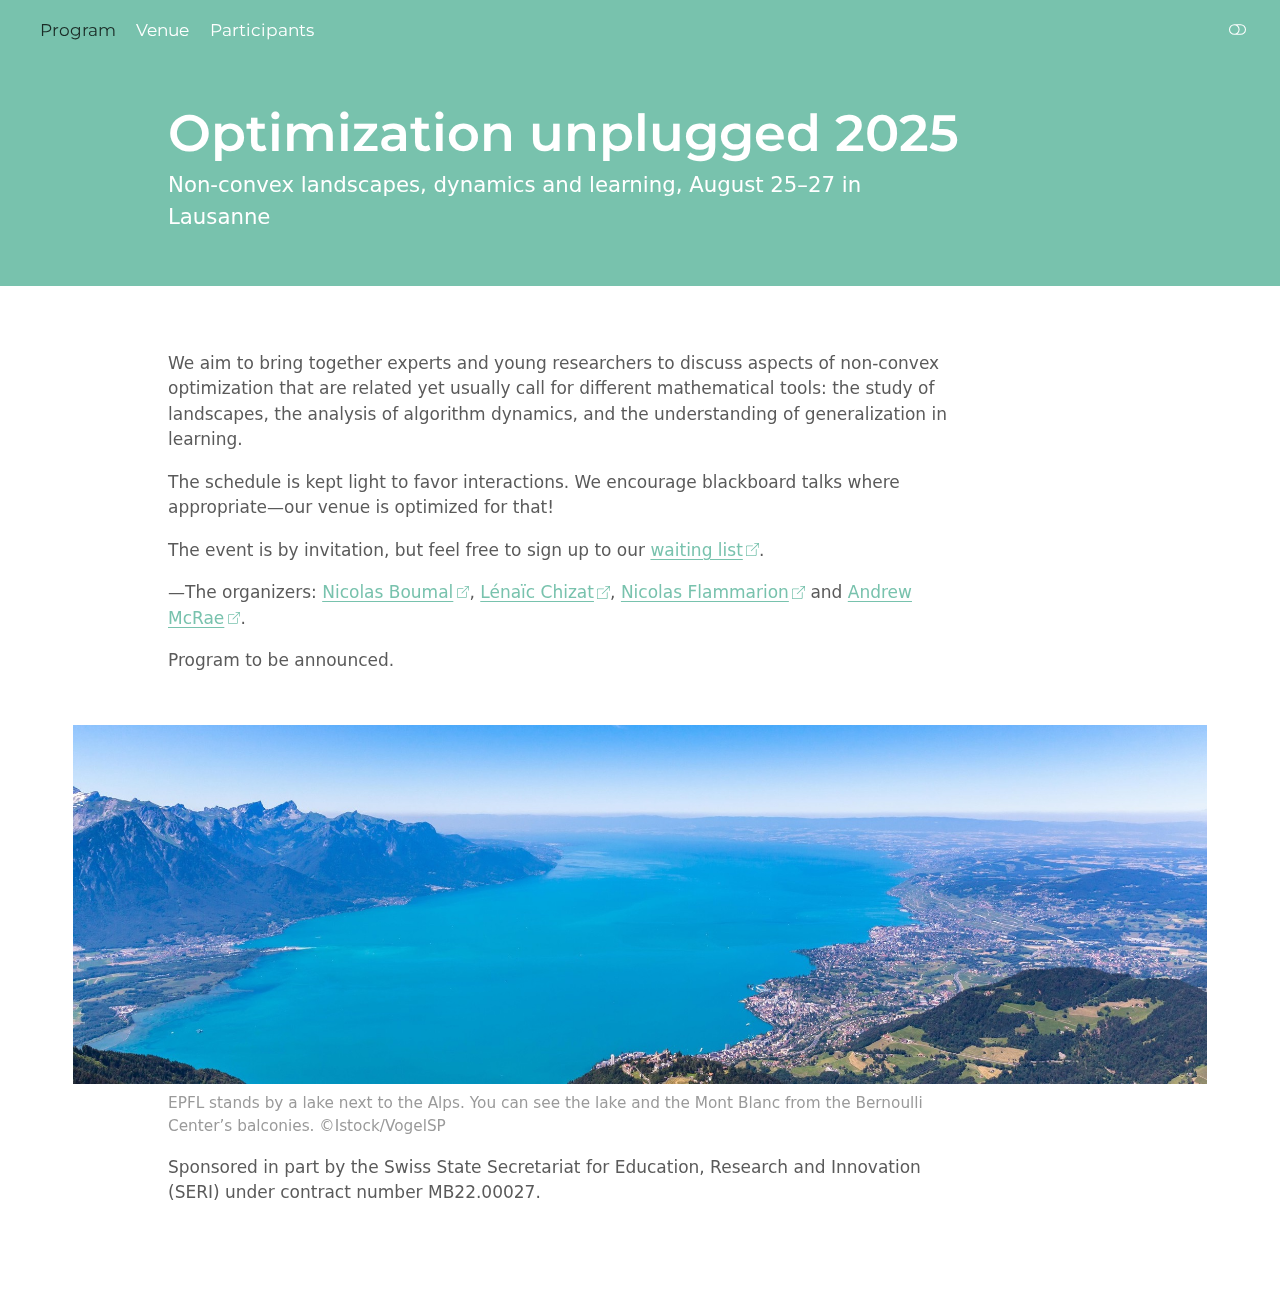
<file: index.html>
<!DOCTYPE html>
<html xmlns="http://www.w3.org/1999/xhtml" lang="en" xml:lang="en"><head>

<meta charset="utf-8">
<meta name="generator" content="quarto-1.5.57">

<meta name="viewport" content="width=device-width, initial-scale=1.0, user-scalable=yes">


<title>Optimization unplugged 2025</title>
<style>
code{white-space: pre-wrap;}
span.smallcaps{font-variant: small-caps;}
div.columns{display: flex; gap: min(4vw, 1.5em);}
div.column{flex: auto; overflow-x: auto;}
div.hanging-indent{margin-left: 1.5em; text-indent: -1.5em;}
ul.task-list{list-style: none;}
ul.task-list li input[type="checkbox"] {
  width: 0.8em;
  margin: 0 0.8em 0.2em -1em; /* quarto-specific, see https://github.com/quarto-dev/quarto-cli/issues/4556 */ 
  vertical-align: middle;
}
</style>


<script src="site_libs/quarto-nav/quarto-nav.js"></script>
<script src="site_libs/quarto-nav/headroom.min.js"></script>
<link href="./icon.png" rel="icon" type="image/png">
<script src="site_libs/clipboard/clipboard.min.js"></script>
<script src="site_libs/quarto-html/quarto.js"></script>
<script src="site_libs/quarto-html/popper.min.js"></script>
<script src="site_libs/quarto-html/tippy.umd.min.js"></script>
<link href="site_libs/quarto-html/tippy.css" rel="stylesheet">
<link href="site_libs/quarto-html/quarto-syntax-highlighting.css" rel="stylesheet" class="quarto-color-scheme" id="quarto-text-highlighting-styles">
<link href="site_libs/quarto-html/quarto-syntax-highlighting-dark.css" rel="prefetch" class="quarto-color-scheme quarto-color-alternate" id="quarto-text-highlighting-styles">
<script src="site_libs/bootstrap/bootstrap.min.js"></script>
<link href="site_libs/bootstrap/bootstrap-icons.css" rel="stylesheet">
<link href="site_libs/bootstrap/bootstrap.min.css" rel="stylesheet" class="quarto-color-scheme" id="quarto-bootstrap" data-mode="light">
<link href="site_libs/bootstrap/bootstrap-dark.min.css" rel="prefetch" class="quarto-color-scheme quarto-color-alternate" id="quarto-bootstrap" data-mode="dark">
<script id="quarto-search-options" type="application/json">{
  "language": {
    "search-no-results-text": "No results",
    "search-matching-documents-text": "matching documents",
    "search-copy-link-title": "Copy link to search",
    "search-hide-matches-text": "Hide additional matches",
    "search-more-match-text": "more match in this document",
    "search-more-matches-text": "more matches in this document",
    "search-clear-button-title": "Clear",
    "search-text-placeholder": "",
    "search-detached-cancel-button-title": "Cancel",
    "search-submit-button-title": "Submit",
    "search-label": "Search"
  }
}</script>
<style>html{ scroll-behavior: smooth; }</style>
<script>
window.MathJax = {
    tex: {
      inlineMath: [['$', '$'], ['\\(', '\\)']],
      macros: {
        reals: "\\mathbb{R}"
      }
    },
    svg: {
      fontCache: 'global'
    }
  };
</script>

<script>
  window.addEventListener('load', function() {
    // ...
  });
</script>


<link rel="stylesheet" href="styles.css">
<meta property="og:title" content="Optimization unplugged 2025">
<meta property="og:description" content="Non-convex landscapes, dynamics and learning, August 25–27 in Lausanne">
<meta property="og:site_name" content="Optimization unplugged 2025">
</head>

<body class="nav-fixed">

<div id="quarto-search-results"></div>
  <header id="quarto-header" class="headroom fixed-top quarto-banner">
    <nav class="navbar navbar-expand-lg " data-bs-theme="dark">
      <div class="navbar-container container-fluid">
          <button class="navbar-toggler" type="button" data-bs-toggle="collapse" data-bs-target="#navbarCollapse" aria-controls="navbarCollapse" role="menu" aria-expanded="false" aria-label="Toggle navigation" onclick="if (window.quartoToggleHeadroom) { window.quartoToggleHeadroom(); }">
  <span class="navbar-toggler-icon"></span>
</button>
          <div class="collapse navbar-collapse" id="navbarCollapse">
            <ul class="navbar-nav navbar-nav-scroll me-auto">
  <li class="nav-item">
    <a class="nav-link active" href="./index.html" aria-current="page"> 
<span class="menu-text">Program</span></a>
  </li>  
  <li class="nav-item">
    <a class="nav-link" href="./venue.html"> 
<span class="menu-text">Venue</span></a>
  </li>  
  <li class="nav-item">
    <a class="nav-link" href="./participants.html"> 
<span class="menu-text">Participants</span></a>
  </li>  
</ul>
          </div> <!-- /navcollapse -->
            <div class="quarto-navbar-tools">
  <a href="" class="quarto-color-scheme-toggle quarto-navigation-tool  px-1" onclick="window.quartoToggleColorScheme(); return false;" title="Toggle dark mode"><i class="bi"></i></a>
</div>
      </div> <!-- /container-fluid -->
    </nav>
</header>
<!-- content -->
<header id="title-block-header" class="quarto-title-block default page-columns page-full">
  <div class="quarto-title-banner page-columns page-full">
    <div class="quarto-title column-body">
      <h1 class="title">Optimization unplugged 2025</h1>
            <p class="subtitle lead">Non-convex landscapes, dynamics and learning, August 25–27 in Lausanne</p>
                      </div>
  </div>
    
  
  <div class="quarto-title-meta">

      
    
      
    </div>
    
  
  </header><div id="quarto-content" class="quarto-container page-columns page-rows-contents page-layout-article page-navbar">
<!-- sidebar -->
<!-- margin-sidebar -->
    <div id="quarto-margin-sidebar" class="sidebar margin-sidebar zindex-bottom">
        
    </div>
<!-- main -->
<main class="content quarto-banner-title-block page-columns page-full" id="quarto-document-content">





<p>We aim to bring together experts and young researchers to discuss aspects of non-convex optimization that are related yet usually call for different mathematical tools: the study of landscapes, the analysis of algorithm dynamics, and the understanding of generalization in learning.</p>
<p>The schedule is kept light to favor interactions. We encourage blackboard talks where appropriate—our venue is optimized for that!</p>
<p>The event is by invitation, but feel free to sign up to our <a href="https://forms.gle/ZNKZznecJfXsiMRXA">waiting list</a>.</p>
<p>—The organizers: <a href="https://www.nicolasboumal.net/">Nicolas Boumal</a>, <a href="https://lchizat.github.io/">Lénaïc Chizat</a>, <a href="https://people.epfl.ch/nicolas.flammarion">Nicolas Flammarion</a> and <a href="https://admcrae.github.io/">Andrew McRae</a>.</p>
<br>
<br>
<p>Program to be announced.</p>
<br>
<br>
<br>
<div class="page-columns page-full">
<div class="quarto-figure quarto-figure-center page-columns page-full">
<figure class="figure page-columns page-full">
<p class="page-columns page-full"><img src="epfllandscape.jpg" class="img-fluid figure-img column-page"></p>
<figcaption>EPFL stands by a lake next to the Alps. You can see the lake and the Mont Blanc from the Bernoulli Center’s balconies. ©Istock/VogelSP</figcaption>
</figure>
</div>
</div>
<p>Sponsored in part by the Swiss State Secretariat for Education, Research and Innovation (SERI) under contract number MB22.00027.</p>



</main> <!-- /main -->
<script id="quarto-html-after-body" type="application/javascript">
window.document.addEventListener("DOMContentLoaded", function (event) {
  const toggleBodyColorMode = (bsSheetEl) => {
    const mode = bsSheetEl.getAttribute("data-mode");
    const bodyEl = window.document.querySelector("body");
    if (mode === "dark") {
      bodyEl.classList.add("quarto-dark");
      bodyEl.classList.remove("quarto-light");
    } else {
      bodyEl.classList.add("quarto-light");
      bodyEl.classList.remove("quarto-dark");
    }
  }
  const toggleBodyColorPrimary = () => {
    const bsSheetEl = window.document.querySelector("link#quarto-bootstrap");
    if (bsSheetEl) {
      toggleBodyColorMode(bsSheetEl);
    }
  }
  toggleBodyColorPrimary();  
  const disableStylesheet = (stylesheets) => {
    for (let i=0; i < stylesheets.length; i++) {
      const stylesheet = stylesheets[i];
      stylesheet.rel = 'prefetch';
    }
  }
  const enableStylesheet = (stylesheets) => {
    for (let i=0; i < stylesheets.length; i++) {
      const stylesheet = stylesheets[i];
      stylesheet.rel = 'stylesheet';
    }
  }
  const manageTransitions = (selector, allowTransitions) => {
    const els = window.document.querySelectorAll(selector);
    for (let i=0; i < els.length; i++) {
      const el = els[i];
      if (allowTransitions) {
        el.classList.remove('notransition');
      } else {
        el.classList.add('notransition');
      }
    }
  }
  const toggleGiscusIfUsed = (isAlternate, darkModeDefault) => {
    const baseTheme = document.querySelector('#giscus-base-theme')?.value ?? 'light';
    const alternateTheme = document.querySelector('#giscus-alt-theme')?.value ?? 'dark';
    let newTheme = '';
    if(darkModeDefault) {
      newTheme = isAlternate ? baseTheme : alternateTheme;
    } else {
      newTheme = isAlternate ? alternateTheme : baseTheme;
    }
    const changeGiscusTheme = () => {
      // From: https://github.com/giscus/giscus/issues/336
      const sendMessage = (message) => {
        const iframe = document.querySelector('iframe.giscus-frame');
        if (!iframe) return;
        iframe.contentWindow.postMessage({ giscus: message }, 'https://giscus.app');
      }
      sendMessage({
        setConfig: {
          theme: newTheme
        }
      });
    }
    const isGiscussLoaded = window.document.querySelector('iframe.giscus-frame') !== null;
    if (isGiscussLoaded) {
      changeGiscusTheme();
    }
  }
  const toggleColorMode = (alternate) => {
    // Switch the stylesheets
    const alternateStylesheets = window.document.querySelectorAll('link.quarto-color-scheme.quarto-color-alternate');
    manageTransitions('#quarto-margin-sidebar .nav-link', false);
    if (alternate) {
      enableStylesheet(alternateStylesheets);
      for (const sheetNode of alternateStylesheets) {
        if (sheetNode.id === "quarto-bootstrap") {
          toggleBodyColorMode(sheetNode);
        }
      }
    } else {
      disableStylesheet(alternateStylesheets);
      toggleBodyColorPrimary();
    }
    manageTransitions('#quarto-margin-sidebar .nav-link', true);
    // Switch the toggles
    const toggles = window.document.querySelectorAll('.quarto-color-scheme-toggle');
    for (let i=0; i < toggles.length; i++) {
      const toggle = toggles[i];
      if (toggle) {
        if (alternate) {
          toggle.classList.add("alternate");     
        } else {
          toggle.classList.remove("alternate");
        }
      }
    }
    // Hack to workaround the fact that safari doesn't
    // properly recolor the scrollbar when toggling (#1455)
    if (navigator.userAgent.indexOf('Safari') > 0 && navigator.userAgent.indexOf('Chrome') == -1) {
      manageTransitions("body", false);
      window.scrollTo(0, 1);
      setTimeout(() => {
        window.scrollTo(0, 0);
        manageTransitions("body", true);
      }, 40);  
    }
  }
  const isFileUrl = () => { 
    return window.location.protocol === 'file:';
  }
  const hasAlternateSentinel = () => {  
    let styleSentinel = getColorSchemeSentinel();
    if (styleSentinel !== null) {
      return styleSentinel === "alternate";
    } else {
      return false;
    }
  }
  const setStyleSentinel = (alternate) => {
    const value = alternate ? "alternate" : "default";
    if (!isFileUrl()) {
      window.localStorage.setItem("quarto-color-scheme", value);
    } else {
      localAlternateSentinel = value;
    }
  }
  const getColorSchemeSentinel = () => {
    if (!isFileUrl()) {
      const storageValue = window.localStorage.getItem("quarto-color-scheme");
      return storageValue != null ? storageValue : localAlternateSentinel;
    } else {
      return localAlternateSentinel;
    }
  }
  const darkModeDefault = false;
  let localAlternateSentinel = darkModeDefault ? 'alternate' : 'default';
  // Dark / light mode switch
  window.quartoToggleColorScheme = () => {
    // Read the current dark / light value 
    let toAlternate = !hasAlternateSentinel();
    toggleColorMode(toAlternate);
    setStyleSentinel(toAlternate);
    toggleGiscusIfUsed(toAlternate, darkModeDefault);
  };
  // Ensure there is a toggle, if there isn't float one in the top right
  if (window.document.querySelector('.quarto-color-scheme-toggle') === null) {
    const a = window.document.createElement('a');
    a.classList.add('top-right');
    a.classList.add('quarto-color-scheme-toggle');
    a.href = "";
    a.onclick = function() { try { window.quartoToggleColorScheme(); } catch {} return false; };
    const i = window.document.createElement("i");
    i.classList.add('bi');
    a.appendChild(i);
    window.document.body.appendChild(a);
  }
  // Switch to dark mode if need be
  if (hasAlternateSentinel()) {
    toggleColorMode(true);
  } else {
    toggleColorMode(false);
  }
  const isCodeAnnotation = (el) => {
    for (const clz of el.classList) {
      if (clz.startsWith('code-annotation-')) {                     
        return true;
      }
    }
    return false;
  }
  const onCopySuccess = function(e) {
    // button target
    const button = e.trigger;
    // don't keep focus
    button.blur();
    // flash "checked"
    button.classList.add('code-copy-button-checked');
    var currentTitle = button.getAttribute("title");
    button.setAttribute("title", "Copied!");
    let tooltip;
    if (window.bootstrap) {
      button.setAttribute("data-bs-toggle", "tooltip");
      button.setAttribute("data-bs-placement", "left");
      button.setAttribute("data-bs-title", "Copied!");
      tooltip = new bootstrap.Tooltip(button, 
        { trigger: "manual", 
          customClass: "code-copy-button-tooltip",
          offset: [0, -8]});
      tooltip.show();    
    }
    setTimeout(function() {
      if (tooltip) {
        tooltip.hide();
        button.removeAttribute("data-bs-title");
        button.removeAttribute("data-bs-toggle");
        button.removeAttribute("data-bs-placement");
      }
      button.setAttribute("title", currentTitle);
      button.classList.remove('code-copy-button-checked');
    }, 1000);
    // clear code selection
    e.clearSelection();
  }
  const getTextToCopy = function(trigger) {
      const codeEl = trigger.previousElementSibling.cloneNode(true);
      for (const childEl of codeEl.children) {
        if (isCodeAnnotation(childEl)) {
          childEl.remove();
        }
      }
      return codeEl.innerText;
  }
  const clipboard = new window.ClipboardJS('.code-copy-button:not([data-in-quarto-modal])', {
    text: getTextToCopy
  });
  clipboard.on('success', onCopySuccess);
  if (window.document.getElementById('quarto-embedded-source-code-modal')) {
    // For code content inside modals, clipBoardJS needs to be initialized with a container option
    // TODO: Check when it could be a function (https://github.com/zenorocha/clipboard.js/issues/860)
    const clipboardModal = new window.ClipboardJS('.code-copy-button[data-in-quarto-modal]', {
      text: getTextToCopy,
      container: window.document.getElementById('quarto-embedded-source-code-modal')
    });
    clipboardModal.on('success', onCopySuccess);
  }
    var localhostRegex = new RegExp(/^(?:http|https):\/\/localhost\:?[0-9]*\//);
    var mailtoRegex = new RegExp(/^mailto:/);
      var filterRegex = new RegExp("https:\/\/optimization-unplugged\.github\.io\/");
    var isInternal = (href) => {
        return filterRegex.test(href) || localhostRegex.test(href) || mailtoRegex.test(href);
    }
    // Inspect non-navigation links and adorn them if external
 	var links = window.document.querySelectorAll('a[href]:not(.nav-link):not(.navbar-brand):not(.toc-action):not(.sidebar-link):not(.sidebar-item-toggle):not(.pagination-link):not(.no-external):not([aria-hidden]):not(.dropdown-item):not(.quarto-navigation-tool):not(.about-link)');
    for (var i=0; i<links.length; i++) {
      const link = links[i];
      if (!isInternal(link.href)) {
        // undo the damage that might have been done by quarto-nav.js in the case of
        // links that we want to consider external
        if (link.dataset.originalHref !== undefined) {
          link.href = link.dataset.originalHref;
        }
          // target, if specified
          link.setAttribute("target", "_blank");
          if (link.getAttribute("rel") === null) {
            link.setAttribute("rel", "noopener");
          }
          // default icon
          link.classList.add("external");
      }
    }
  function tippyHover(el, contentFn, onTriggerFn, onUntriggerFn) {
    const config = {
      allowHTML: true,
      maxWidth: 500,
      delay: 100,
      arrow: false,
      appendTo: function(el) {
          return el.parentElement;
      },
      interactive: true,
      interactiveBorder: 10,
      theme: 'quarto',
      placement: 'bottom-start',
    };
    if (contentFn) {
      config.content = contentFn;
    }
    if (onTriggerFn) {
      config.onTrigger = onTriggerFn;
    }
    if (onUntriggerFn) {
      config.onUntrigger = onUntriggerFn;
    }
    window.tippy(el, config); 
  }
  const noterefs = window.document.querySelectorAll('a[role="doc-noteref"]');
  for (var i=0; i<noterefs.length; i++) {
    const ref = noterefs[i];
    tippyHover(ref, function() {
      // use id or data attribute instead here
      let href = ref.getAttribute('data-footnote-href') || ref.getAttribute('href');
      try { href = new URL(href).hash; } catch {}
      const id = href.replace(/^#\/?/, "");
      const note = window.document.getElementById(id);
      if (note) {
        return note.innerHTML;
      } else {
        return "";
      }
    });
  }
  const xrefs = window.document.querySelectorAll('a.quarto-xref');
  const processXRef = (id, note) => {
    // Strip column container classes
    const stripColumnClz = (el) => {
      el.classList.remove("page-full", "page-columns");
      if (el.children) {
        for (const child of el.children) {
          stripColumnClz(child);
        }
      }
    }
    stripColumnClz(note)
    if (id === null || id.startsWith('sec-')) {
      // Special case sections, only their first couple elements
      const container = document.createElement("div");
      if (note.children && note.children.length > 2) {
        container.appendChild(note.children[0].cloneNode(true));
        for (let i = 1; i < note.children.length; i++) {
          const child = note.children[i];
          if (child.tagName === "P" && child.innerText === "") {
            continue;
          } else {
            container.appendChild(child.cloneNode(true));
            break;
          }
        }
        if (window.Quarto?.typesetMath) {
          window.Quarto.typesetMath(container);
        }
        return container.innerHTML
      } else {
        if (window.Quarto?.typesetMath) {
          window.Quarto.typesetMath(note);
        }
        return note.innerHTML;
      }
    } else {
      // Remove any anchor links if they are present
      const anchorLink = note.querySelector('a.anchorjs-link');
      if (anchorLink) {
        anchorLink.remove();
      }
      if (window.Quarto?.typesetMath) {
        window.Quarto.typesetMath(note);
      }
      // TODO in 1.5, we should make sure this works without a callout special case
      if (note.classList.contains("callout")) {
        return note.outerHTML;
      } else {
        return note.innerHTML;
      }
    }
  }
  for (var i=0; i<xrefs.length; i++) {
    const xref = xrefs[i];
    tippyHover(xref, undefined, function(instance) {
      instance.disable();
      let url = xref.getAttribute('href');
      let hash = undefined; 
      if (url.startsWith('#')) {
        hash = url;
      } else {
        try { hash = new URL(url).hash; } catch {}
      }
      if (hash) {
        const id = hash.replace(/^#\/?/, "");
        const note = window.document.getElementById(id);
        if (note !== null) {
          try {
            const html = processXRef(id, note.cloneNode(true));
            instance.setContent(html);
          } finally {
            instance.enable();
            instance.show();
          }
        } else {
          // See if we can fetch this
          fetch(url.split('#')[0])
          .then(res => res.text())
          .then(html => {
            const parser = new DOMParser();
            const htmlDoc = parser.parseFromString(html, "text/html");
            const note = htmlDoc.getElementById(id);
            if (note !== null) {
              const html = processXRef(id, note);
              instance.setContent(html);
            } 
          }).finally(() => {
            instance.enable();
            instance.show();
          });
        }
      } else {
        // See if we can fetch a full url (with no hash to target)
        // This is a special case and we should probably do some content thinning / targeting
        fetch(url)
        .then(res => res.text())
        .then(html => {
          const parser = new DOMParser();
          const htmlDoc = parser.parseFromString(html, "text/html");
          const note = htmlDoc.querySelector('main.content');
          if (note !== null) {
            // This should only happen for chapter cross references
            // (since there is no id in the URL)
            // remove the first header
            if (note.children.length > 0 && note.children[0].tagName === "HEADER") {
              note.children[0].remove();
            }
            const html = processXRef(null, note);
            instance.setContent(html);
          } 
        }).finally(() => {
          instance.enable();
          instance.show();
        });
      }
    }, function(instance) {
    });
  }
      let selectedAnnoteEl;
      const selectorForAnnotation = ( cell, annotation) => {
        let cellAttr = 'data-code-cell="' + cell + '"';
        let lineAttr = 'data-code-annotation="' +  annotation + '"';
        const selector = 'span[' + cellAttr + '][' + lineAttr + ']';
        return selector;
      }
      const selectCodeLines = (annoteEl) => {
        const doc = window.document;
        const targetCell = annoteEl.getAttribute("data-target-cell");
        const targetAnnotation = annoteEl.getAttribute("data-target-annotation");
        const annoteSpan = window.document.querySelector(selectorForAnnotation(targetCell, targetAnnotation));
        const lines = annoteSpan.getAttribute("data-code-lines").split(",");
        const lineIds = lines.map((line) => {
          return targetCell + "-" + line;
        })
        let top = null;
        let height = null;
        let parent = null;
        if (lineIds.length > 0) {
            //compute the position of the single el (top and bottom and make a div)
            const el = window.document.getElementById(lineIds[0]);
            top = el.offsetTop;
            height = el.offsetHeight;
            parent = el.parentElement.parentElement;
          if (lineIds.length > 1) {
            const lastEl = window.document.getElementById(lineIds[lineIds.length - 1]);
            const bottom = lastEl.offsetTop + lastEl.offsetHeight;
            height = bottom - top;
          }
          if (top !== null && height !== null && parent !== null) {
            // cook up a div (if necessary) and position it 
            let div = window.document.getElementById("code-annotation-line-highlight");
            if (div === null) {
              div = window.document.createElement("div");
              div.setAttribute("id", "code-annotation-line-highlight");
              div.style.position = 'absolute';
              parent.appendChild(div);
            }
            div.style.top = top - 2 + "px";
            div.style.height = height + 4 + "px";
            div.style.left = 0;
            let gutterDiv = window.document.getElementById("code-annotation-line-highlight-gutter");
            if (gutterDiv === null) {
              gutterDiv = window.document.createElement("div");
              gutterDiv.setAttribute("id", "code-annotation-line-highlight-gutter");
              gutterDiv.style.position = 'absolute';
              const codeCell = window.document.getElementById(targetCell);
              const gutter = codeCell.querySelector('.code-annotation-gutter');
              gutter.appendChild(gutterDiv);
            }
            gutterDiv.style.top = top - 2 + "px";
            gutterDiv.style.height = height + 4 + "px";
          }
          selectedAnnoteEl = annoteEl;
        }
      };
      const unselectCodeLines = () => {
        const elementsIds = ["code-annotation-line-highlight", "code-annotation-line-highlight-gutter"];
        elementsIds.forEach((elId) => {
          const div = window.document.getElementById(elId);
          if (div) {
            div.remove();
          }
        });
        selectedAnnoteEl = undefined;
      };
        // Handle positioning of the toggle
    window.addEventListener(
      "resize",
      throttle(() => {
        elRect = undefined;
        if (selectedAnnoteEl) {
          selectCodeLines(selectedAnnoteEl);
        }
      }, 10)
    );
    function throttle(fn, ms) {
    let throttle = false;
    let timer;
      return (...args) => {
        if(!throttle) { // first call gets through
            fn.apply(this, args);
            throttle = true;
        } else { // all the others get throttled
            if(timer) clearTimeout(timer); // cancel #2
            timer = setTimeout(() => {
              fn.apply(this, args);
              timer = throttle = false;
            }, ms);
        }
      };
    }
      // Attach click handler to the DT
      const annoteDls = window.document.querySelectorAll('dt[data-target-cell]');
      for (const annoteDlNode of annoteDls) {
        annoteDlNode.addEventListener('click', (event) => {
          const clickedEl = event.target;
          if (clickedEl !== selectedAnnoteEl) {
            unselectCodeLines();
            const activeEl = window.document.querySelector('dt[data-target-cell].code-annotation-active');
            if (activeEl) {
              activeEl.classList.remove('code-annotation-active');
            }
            selectCodeLines(clickedEl);
            clickedEl.classList.add('code-annotation-active');
          } else {
            // Unselect the line
            unselectCodeLines();
            clickedEl.classList.remove('code-annotation-active');
          }
        });
      }
  const findCites = (el) => {
    const parentEl = el.parentElement;
    if (parentEl) {
      const cites = parentEl.dataset.cites;
      if (cites) {
        return {
          el,
          cites: cites.split(' ')
        };
      } else {
        return findCites(el.parentElement)
      }
    } else {
      return undefined;
    }
  };
  var bibliorefs = window.document.querySelectorAll('a[role="doc-biblioref"]');
  for (var i=0; i<bibliorefs.length; i++) {
    const ref = bibliorefs[i];
    const citeInfo = findCites(ref);
    if (citeInfo) {
      tippyHover(citeInfo.el, function() {
        var popup = window.document.createElement('div');
        citeInfo.cites.forEach(function(cite) {
          var citeDiv = window.document.createElement('div');
          citeDiv.classList.add('hanging-indent');
          citeDiv.classList.add('csl-entry');
          var biblioDiv = window.document.getElementById('ref-' + cite);
          if (biblioDiv) {
            citeDiv.innerHTML = biblioDiv.innerHTML;
          }
          popup.appendChild(citeDiv);
        });
        return popup.innerHTML;
      });
    }
  }
});
</script>
</div> <!-- /content -->
<style> .navbar-title { display: none; } 
 h1.title { font-size: 3em; } </style>




<script src="site_libs/quarto-html/zenscroll-min.js"></script>
</body></html>
</file>
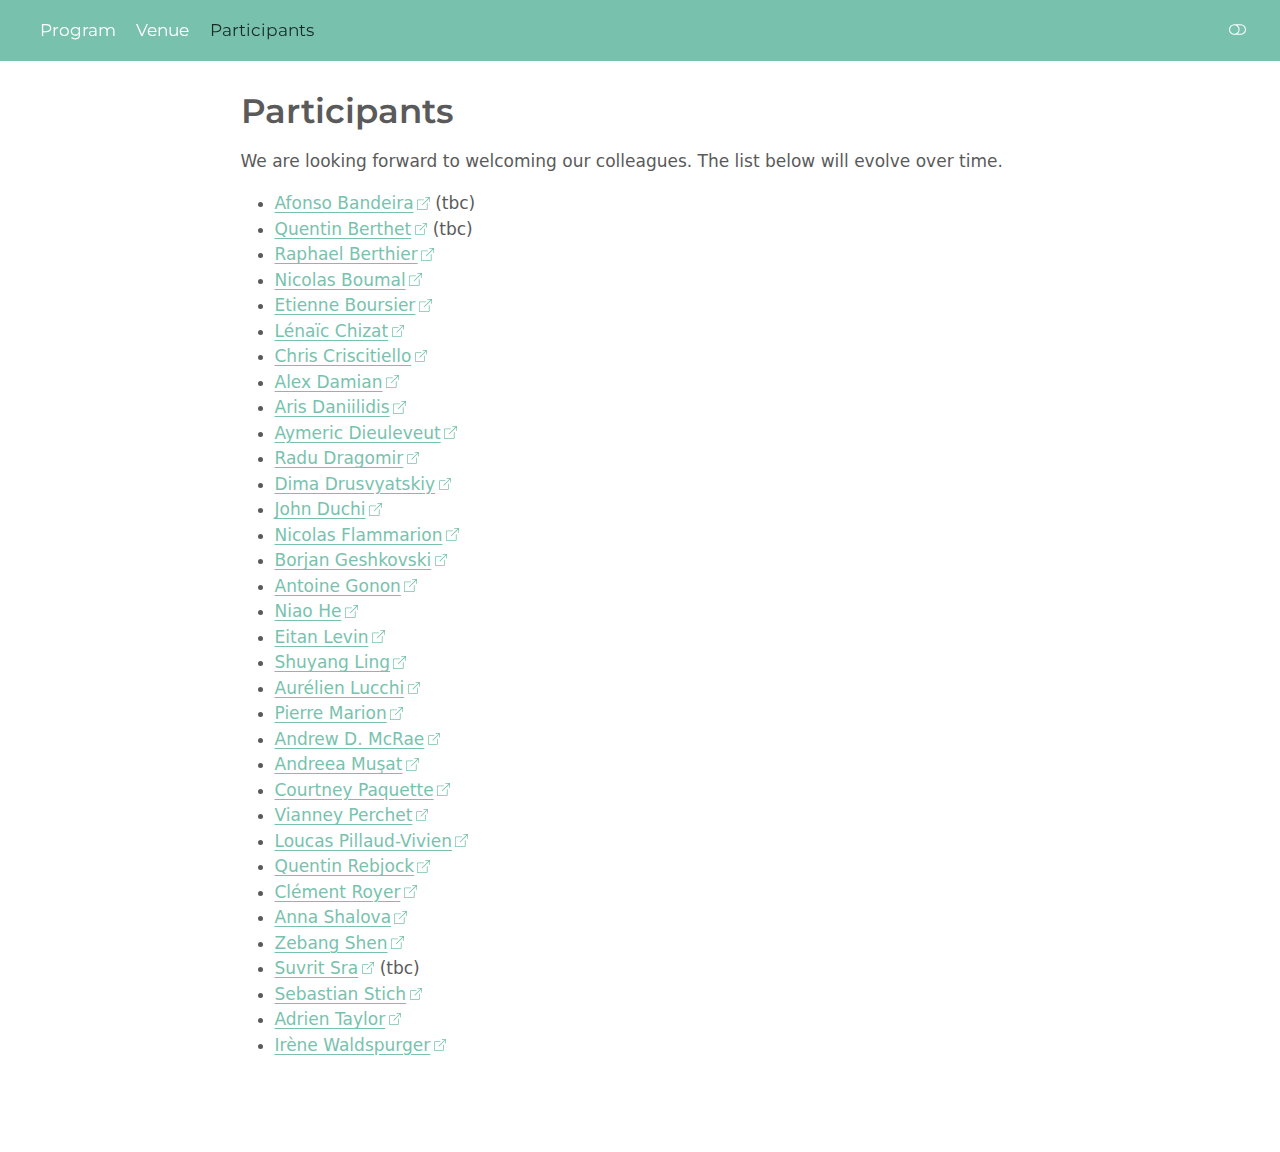
<file: participants.html>
<!DOCTYPE html>
<html xmlns="http://www.w3.org/1999/xhtml" lang="en" xml:lang="en"><head>

<meta charset="utf-8">
<meta name="generator" content="quarto-1.5.57">

<meta name="viewport" content="width=device-width, initial-scale=1.0, user-scalable=yes">


<title>Participants – Optimization unplugged 2025</title>
<style>
code{white-space: pre-wrap;}
span.smallcaps{font-variant: small-caps;}
div.columns{display: flex; gap: min(4vw, 1.5em);}
div.column{flex: auto; overflow-x: auto;}
div.hanging-indent{margin-left: 1.5em; text-indent: -1.5em;}
ul.task-list{list-style: none;}
ul.task-list li input[type="checkbox"] {
  width: 0.8em;
  margin: 0 0.8em 0.2em -1em; /* quarto-specific, see https://github.com/quarto-dev/quarto-cli/issues/4556 */ 
  vertical-align: middle;
}
</style>


<script src="site_libs/quarto-nav/quarto-nav.js"></script>
<script src="site_libs/quarto-nav/headroom.min.js"></script>
<link href="./icon.png" rel="icon" type="image/png">
<script src="site_libs/clipboard/clipboard.min.js"></script>
<script src="site_libs/quarto-html/quarto.js"></script>
<script src="site_libs/quarto-html/popper.min.js"></script>
<script src="site_libs/quarto-html/tippy.umd.min.js"></script>
<link href="site_libs/quarto-html/tippy.css" rel="stylesheet">
<link href="site_libs/quarto-html/quarto-syntax-highlighting.css" rel="stylesheet" class="quarto-color-scheme" id="quarto-text-highlighting-styles">
<link href="site_libs/quarto-html/quarto-syntax-highlighting-dark.css" rel="prefetch" class="quarto-color-scheme quarto-color-alternate" id="quarto-text-highlighting-styles">
<script src="site_libs/bootstrap/bootstrap.min.js"></script>
<link href="site_libs/bootstrap/bootstrap-icons.css" rel="stylesheet">
<link href="site_libs/bootstrap/bootstrap.min.css" rel="stylesheet" class="quarto-color-scheme" id="quarto-bootstrap" data-mode="light">
<link href="site_libs/bootstrap/bootstrap-dark.min.css" rel="prefetch" class="quarto-color-scheme quarto-color-alternate" id="quarto-bootstrap" data-mode="dark">
<script id="quarto-search-options" type="application/json">{
  "language": {
    "search-no-results-text": "No results",
    "search-matching-documents-text": "matching documents",
    "search-copy-link-title": "Copy link to search",
    "search-hide-matches-text": "Hide additional matches",
    "search-more-match-text": "more match in this document",
    "search-more-matches-text": "more matches in this document",
    "search-clear-button-title": "Clear",
    "search-text-placeholder": "",
    "search-detached-cancel-button-title": "Cancel",
    "search-submit-button-title": "Submit",
    "search-label": "Search"
  }
}</script>
<style>html{ scroll-behavior: smooth; }</style>
<script>
window.MathJax = {
    tex: {
      inlineMath: [['$', '$'], ['\\(', '\\)']],
      macros: {
        reals: "\\mathbb{R}"
      }
    },
    svg: {
      fontCache: 'global'
    }
  };
</script>

<script>
  window.addEventListener('load', function() {
    // ...
  });
</script>


<link rel="stylesheet" href="styles.css">
<meta property="og:title" content="Participants – Optimization unplugged 2025">
<meta property="og:description" content="Website of the workshop Optimization unplugged 2025">
<meta property="og:site_name" content="Optimization unplugged 2025">
</head>

<body class="nav-fixed fullcontent">

<div id="quarto-search-results"></div>
  <header id="quarto-header" class="headroom fixed-top">
    <nav class="navbar navbar-expand-lg " data-bs-theme="dark">
      <div class="navbar-container container-fluid">
          <button class="navbar-toggler" type="button" data-bs-toggle="collapse" data-bs-target="#navbarCollapse" aria-controls="navbarCollapse" role="menu" aria-expanded="false" aria-label="Toggle navigation" onclick="if (window.quartoToggleHeadroom) { window.quartoToggleHeadroom(); }">
  <span class="navbar-toggler-icon"></span>
</button>
          <div class="collapse navbar-collapse" id="navbarCollapse">
            <ul class="navbar-nav navbar-nav-scroll me-auto">
  <li class="nav-item">
    <a class="nav-link" href="./index.html"> 
<span class="menu-text">Program</span></a>
  </li>  
  <li class="nav-item">
    <a class="nav-link" href="./venue.html"> 
<span class="menu-text">Venue</span></a>
  </li>  
  <li class="nav-item">
    <a class="nav-link active" href="./participants.html" aria-current="page"> 
<span class="menu-text">Participants</span></a>
  </li>  
</ul>
          </div> <!-- /navcollapse -->
            <div class="quarto-navbar-tools">
  <a href="" class="quarto-color-scheme-toggle quarto-navigation-tool  px-1" onclick="window.quartoToggleColorScheme(); return false;" title="Toggle dark mode"><i class="bi"></i></a>
</div>
      </div> <!-- /container-fluid -->
    </nav>
</header>
<!-- content -->
<div id="quarto-content" class="quarto-container page-columns page-rows-contents page-layout-article page-navbar">
<!-- sidebar -->
<!-- margin-sidebar -->
    
<!-- main -->
<main class="content" id="quarto-document-content">

<header id="title-block-header" class="quarto-title-block default">
<div class="quarto-title">
<h1 class="title">Participants</h1>
</div>



<div class="quarto-title-meta">

    
  
    
  </div>
  


</header>


<p>We are looking forward to welcoming our colleagues. The list below will evolve over time.</p>
<ul>
<li><a href="https://people.math.ethz.ch/~abandeira/">Afonso Bandeira</a> (tbc)</li>
<li><a href="https://q-berthet.github.io/">Quentin Berthet</a> (tbc)</li>
<li><a href="https://raphael-berthier.github.io/">Raphael Berthier</a></li>
<li><a href="https://www.nicolasboumal.net/">Nicolas Boumal</a></li>
<li><a href="https://eboursier.github.io/">Etienne Boursier</a></li>
<li><a href="https://lchizat.github.io/">Lénaïc Chizat</a></li>
<li><a href="https://ccriscitiello.github.io/personalwebsite/">Chris Criscitiello</a></li>
<li><a href="https://web.math.princeton.edu/~ad27/">Alex Damian</a></li>
<li><a href="https://www.arisdaniilidis.at/">Aris Daniilidis</a></li>
<li><a href="http://www.cmap.polytechnique.fr/~aymeric.dieuleveut/">Aymeric Dieuleveut</a></li>
<li><a href="https://radualexandrudragomir.github.io/">Radu Dragomir</a></li>
<li><a href="https://sites.google.com/uw.edu/ddrusv/home">Dima Drusvyatskiy</a></li>
<li><a href="https://stanford.edu/~jduchi/">John Duchi</a></li>
<li><a href="https://www.epfl.ch/labs/tml/">Nicolas Flammarion</a></li>
<li><a href="https://borjang.github.io/">Borjan Geshkovski</a></li>
<li><a href="https://agonon.github.io/">Antoine Gonon</a></li>
<li><a href="https://odi.inf.ethz.ch/niaohe.html">Niao He</a></li>
<li><a href="https://www.eitanlev.in/">Eitan Levin</a></li>
<li><a href="https://shanghai.nyu.edu/academics/faculty/directory/shuyang-ling">Shuyang Ling</a></li>
<li><a href="https://alucchi.github.io/">Aurélien Lucchi</a></li>
<li><a href="https://pierremarion23.github.io/">Pierre Marion</a></li>
<li><a href="https://admcrae.github.io/">Andrew D. McRae</a></li>
<li><a href="andreea.a.musat@gmail.com">Andreea Muşat</a></li>
<li><a href="https://cypaquette.github.io/">Courtney Paquette</a></li>
<li><a href="https://vianney.ai/">Vianney Perchet</a></li>
<li><a href="https://thebiglouloup.github.io/loucaspillaudvivien/">Loucas Pillaud-Vivien</a></li>
<li><a href="https://scholar.google.com/citations?user=t9PEVrkAAAAJ&amp;hl=fr">Quentin Rebjock</a></li>
<li><a href="https://www.lamsade.dauphine.fr/~croyer/teach.html">Clément Royer</a></li>
<li><a href="https://sites.google.com/view/annashalova/home">Anna Shalova</a></li>
<li><a href="https://shenzebang.github.io/">Zebang Shen</a></li>
<li><a href="https://optml.mit.edu/">Suvrit Sra</a> (tbc)</li>
<li><a href="https://sstich.ch/">Sebastian Stich</a></li>
<li><a href="https://adrientaylor.github.io/">Adrien Taylor</a></li>
<li><a href="https://www.ceremade.dauphine.fr/~waldspurger/">Irène Waldspurger</a></li>
</ul>



</main> <!-- /main -->
<script id="quarto-html-after-body" type="application/javascript">
window.document.addEventListener("DOMContentLoaded", function (event) {
  const toggleBodyColorMode = (bsSheetEl) => {
    const mode = bsSheetEl.getAttribute("data-mode");
    const bodyEl = window.document.querySelector("body");
    if (mode === "dark") {
      bodyEl.classList.add("quarto-dark");
      bodyEl.classList.remove("quarto-light");
    } else {
      bodyEl.classList.add("quarto-light");
      bodyEl.classList.remove("quarto-dark");
    }
  }
  const toggleBodyColorPrimary = () => {
    const bsSheetEl = window.document.querySelector("link#quarto-bootstrap");
    if (bsSheetEl) {
      toggleBodyColorMode(bsSheetEl);
    }
  }
  toggleBodyColorPrimary();  
  const disableStylesheet = (stylesheets) => {
    for (let i=0; i < stylesheets.length; i++) {
      const stylesheet = stylesheets[i];
      stylesheet.rel = 'prefetch';
    }
  }
  const enableStylesheet = (stylesheets) => {
    for (let i=0; i < stylesheets.length; i++) {
      const stylesheet = stylesheets[i];
      stylesheet.rel = 'stylesheet';
    }
  }
  const manageTransitions = (selector, allowTransitions) => {
    const els = window.document.querySelectorAll(selector);
    for (let i=0; i < els.length; i++) {
      const el = els[i];
      if (allowTransitions) {
        el.classList.remove('notransition');
      } else {
        el.classList.add('notransition');
      }
    }
  }
  const toggleGiscusIfUsed = (isAlternate, darkModeDefault) => {
    const baseTheme = document.querySelector('#giscus-base-theme')?.value ?? 'light';
    const alternateTheme = document.querySelector('#giscus-alt-theme')?.value ?? 'dark';
    let newTheme = '';
    if(darkModeDefault) {
      newTheme = isAlternate ? baseTheme : alternateTheme;
    } else {
      newTheme = isAlternate ? alternateTheme : baseTheme;
    }
    const changeGiscusTheme = () => {
      // From: https://github.com/giscus/giscus/issues/336
      const sendMessage = (message) => {
        const iframe = document.querySelector('iframe.giscus-frame');
        if (!iframe) return;
        iframe.contentWindow.postMessage({ giscus: message }, 'https://giscus.app');
      }
      sendMessage({
        setConfig: {
          theme: newTheme
        }
      });
    }
    const isGiscussLoaded = window.document.querySelector('iframe.giscus-frame') !== null;
    if (isGiscussLoaded) {
      changeGiscusTheme();
    }
  }
  const toggleColorMode = (alternate) => {
    // Switch the stylesheets
    const alternateStylesheets = window.document.querySelectorAll('link.quarto-color-scheme.quarto-color-alternate');
    manageTransitions('#quarto-margin-sidebar .nav-link', false);
    if (alternate) {
      enableStylesheet(alternateStylesheets);
      for (const sheetNode of alternateStylesheets) {
        if (sheetNode.id === "quarto-bootstrap") {
          toggleBodyColorMode(sheetNode);
        }
      }
    } else {
      disableStylesheet(alternateStylesheets);
      toggleBodyColorPrimary();
    }
    manageTransitions('#quarto-margin-sidebar .nav-link', true);
    // Switch the toggles
    const toggles = window.document.querySelectorAll('.quarto-color-scheme-toggle');
    for (let i=0; i < toggles.length; i++) {
      const toggle = toggles[i];
      if (toggle) {
        if (alternate) {
          toggle.classList.add("alternate");     
        } else {
          toggle.classList.remove("alternate");
        }
      }
    }
    // Hack to workaround the fact that safari doesn't
    // properly recolor the scrollbar when toggling (#1455)
    if (navigator.userAgent.indexOf('Safari') > 0 && navigator.userAgent.indexOf('Chrome') == -1) {
      manageTransitions("body", false);
      window.scrollTo(0, 1);
      setTimeout(() => {
        window.scrollTo(0, 0);
        manageTransitions("body", true);
      }, 40);  
    }
  }
  const isFileUrl = () => { 
    return window.location.protocol === 'file:';
  }
  const hasAlternateSentinel = () => {  
    let styleSentinel = getColorSchemeSentinel();
    if (styleSentinel !== null) {
      return styleSentinel === "alternate";
    } else {
      return false;
    }
  }
  const setStyleSentinel = (alternate) => {
    const value = alternate ? "alternate" : "default";
    if (!isFileUrl()) {
      window.localStorage.setItem("quarto-color-scheme", value);
    } else {
      localAlternateSentinel = value;
    }
  }
  const getColorSchemeSentinel = () => {
    if (!isFileUrl()) {
      const storageValue = window.localStorage.getItem("quarto-color-scheme");
      return storageValue != null ? storageValue : localAlternateSentinel;
    } else {
      return localAlternateSentinel;
    }
  }
  const darkModeDefault = false;
  let localAlternateSentinel = darkModeDefault ? 'alternate' : 'default';
  // Dark / light mode switch
  window.quartoToggleColorScheme = () => {
    // Read the current dark / light value 
    let toAlternate = !hasAlternateSentinel();
    toggleColorMode(toAlternate);
    setStyleSentinel(toAlternate);
    toggleGiscusIfUsed(toAlternate, darkModeDefault);
  };
  // Ensure there is a toggle, if there isn't float one in the top right
  if (window.document.querySelector('.quarto-color-scheme-toggle') === null) {
    const a = window.document.createElement('a');
    a.classList.add('top-right');
    a.classList.add('quarto-color-scheme-toggle');
    a.href = "";
    a.onclick = function() { try { window.quartoToggleColorScheme(); } catch {} return false; };
    const i = window.document.createElement("i");
    i.classList.add('bi');
    a.appendChild(i);
    window.document.body.appendChild(a);
  }
  // Switch to dark mode if need be
  if (hasAlternateSentinel()) {
    toggleColorMode(true);
  } else {
    toggleColorMode(false);
  }
  const isCodeAnnotation = (el) => {
    for (const clz of el.classList) {
      if (clz.startsWith('code-annotation-')) {                     
        return true;
      }
    }
    return false;
  }
  const onCopySuccess = function(e) {
    // button target
    const button = e.trigger;
    // don't keep focus
    button.blur();
    // flash "checked"
    button.classList.add('code-copy-button-checked');
    var currentTitle = button.getAttribute("title");
    button.setAttribute("title", "Copied!");
    let tooltip;
    if (window.bootstrap) {
      button.setAttribute("data-bs-toggle", "tooltip");
      button.setAttribute("data-bs-placement", "left");
      button.setAttribute("data-bs-title", "Copied!");
      tooltip = new bootstrap.Tooltip(button, 
        { trigger: "manual", 
          customClass: "code-copy-button-tooltip",
          offset: [0, -8]});
      tooltip.show();    
    }
    setTimeout(function() {
      if (tooltip) {
        tooltip.hide();
        button.removeAttribute("data-bs-title");
        button.removeAttribute("data-bs-toggle");
        button.removeAttribute("data-bs-placement");
      }
      button.setAttribute("title", currentTitle);
      button.classList.remove('code-copy-button-checked');
    }, 1000);
    // clear code selection
    e.clearSelection();
  }
  const getTextToCopy = function(trigger) {
      const codeEl = trigger.previousElementSibling.cloneNode(true);
      for (const childEl of codeEl.children) {
        if (isCodeAnnotation(childEl)) {
          childEl.remove();
        }
      }
      return codeEl.innerText;
  }
  const clipboard = new window.ClipboardJS('.code-copy-button:not([data-in-quarto-modal])', {
    text: getTextToCopy
  });
  clipboard.on('success', onCopySuccess);
  if (window.document.getElementById('quarto-embedded-source-code-modal')) {
    // For code content inside modals, clipBoardJS needs to be initialized with a container option
    // TODO: Check when it could be a function (https://github.com/zenorocha/clipboard.js/issues/860)
    const clipboardModal = new window.ClipboardJS('.code-copy-button[data-in-quarto-modal]', {
      text: getTextToCopy,
      container: window.document.getElementById('quarto-embedded-source-code-modal')
    });
    clipboardModal.on('success', onCopySuccess);
  }
    var localhostRegex = new RegExp(/^(?:http|https):\/\/localhost\:?[0-9]*\//);
    var mailtoRegex = new RegExp(/^mailto:/);
      var filterRegex = new RegExp("https:\/\/optimization-unplugged\.github\.io\/");
    var isInternal = (href) => {
        return filterRegex.test(href) || localhostRegex.test(href) || mailtoRegex.test(href);
    }
    // Inspect non-navigation links and adorn them if external
 	var links = window.document.querySelectorAll('a[href]:not(.nav-link):not(.navbar-brand):not(.toc-action):not(.sidebar-link):not(.sidebar-item-toggle):not(.pagination-link):not(.no-external):not([aria-hidden]):not(.dropdown-item):not(.quarto-navigation-tool):not(.about-link)');
    for (var i=0; i<links.length; i++) {
      const link = links[i];
      if (!isInternal(link.href)) {
        // undo the damage that might have been done by quarto-nav.js in the case of
        // links that we want to consider external
        if (link.dataset.originalHref !== undefined) {
          link.href = link.dataset.originalHref;
        }
          // target, if specified
          link.setAttribute("target", "_blank");
          if (link.getAttribute("rel") === null) {
            link.setAttribute("rel", "noopener");
          }
          // default icon
          link.classList.add("external");
      }
    }
  function tippyHover(el, contentFn, onTriggerFn, onUntriggerFn) {
    const config = {
      allowHTML: true,
      maxWidth: 500,
      delay: 100,
      arrow: false,
      appendTo: function(el) {
          return el.parentElement;
      },
      interactive: true,
      interactiveBorder: 10,
      theme: 'quarto',
      placement: 'bottom-start',
    };
    if (contentFn) {
      config.content = contentFn;
    }
    if (onTriggerFn) {
      config.onTrigger = onTriggerFn;
    }
    if (onUntriggerFn) {
      config.onUntrigger = onUntriggerFn;
    }
    window.tippy(el, config); 
  }
  const noterefs = window.document.querySelectorAll('a[role="doc-noteref"]');
  for (var i=0; i<noterefs.length; i++) {
    const ref = noterefs[i];
    tippyHover(ref, function() {
      // use id or data attribute instead here
      let href = ref.getAttribute('data-footnote-href') || ref.getAttribute('href');
      try { href = new URL(href).hash; } catch {}
      const id = href.replace(/^#\/?/, "");
      const note = window.document.getElementById(id);
      if (note) {
        return note.innerHTML;
      } else {
        return "";
      }
    });
  }
  const xrefs = window.document.querySelectorAll('a.quarto-xref');
  const processXRef = (id, note) => {
    // Strip column container classes
    const stripColumnClz = (el) => {
      el.classList.remove("page-full", "page-columns");
      if (el.children) {
        for (const child of el.children) {
          stripColumnClz(child);
        }
      }
    }
    stripColumnClz(note)
    if (id === null || id.startsWith('sec-')) {
      // Special case sections, only their first couple elements
      const container = document.createElement("div");
      if (note.children && note.children.length > 2) {
        container.appendChild(note.children[0].cloneNode(true));
        for (let i = 1; i < note.children.length; i++) {
          const child = note.children[i];
          if (child.tagName === "P" && child.innerText === "") {
            continue;
          } else {
            container.appendChild(child.cloneNode(true));
            break;
          }
        }
        if (window.Quarto?.typesetMath) {
          window.Quarto.typesetMath(container);
        }
        return container.innerHTML
      } else {
        if (window.Quarto?.typesetMath) {
          window.Quarto.typesetMath(note);
        }
        return note.innerHTML;
      }
    } else {
      // Remove any anchor links if they are present
      const anchorLink = note.querySelector('a.anchorjs-link');
      if (anchorLink) {
        anchorLink.remove();
      }
      if (window.Quarto?.typesetMath) {
        window.Quarto.typesetMath(note);
      }
      // TODO in 1.5, we should make sure this works without a callout special case
      if (note.classList.contains("callout")) {
        return note.outerHTML;
      } else {
        return note.innerHTML;
      }
    }
  }
  for (var i=0; i<xrefs.length; i++) {
    const xref = xrefs[i];
    tippyHover(xref, undefined, function(instance) {
      instance.disable();
      let url = xref.getAttribute('href');
      let hash = undefined; 
      if (url.startsWith('#')) {
        hash = url;
      } else {
        try { hash = new URL(url).hash; } catch {}
      }
      if (hash) {
        const id = hash.replace(/^#\/?/, "");
        const note = window.document.getElementById(id);
        if (note !== null) {
          try {
            const html = processXRef(id, note.cloneNode(true));
            instance.setContent(html);
          } finally {
            instance.enable();
            instance.show();
          }
        } else {
          // See if we can fetch this
          fetch(url.split('#')[0])
          .then(res => res.text())
          .then(html => {
            const parser = new DOMParser();
            const htmlDoc = parser.parseFromString(html, "text/html");
            const note = htmlDoc.getElementById(id);
            if (note !== null) {
              const html = processXRef(id, note);
              instance.setContent(html);
            } 
          }).finally(() => {
            instance.enable();
            instance.show();
          });
        }
      } else {
        // See if we can fetch a full url (with no hash to target)
        // This is a special case and we should probably do some content thinning / targeting
        fetch(url)
        .then(res => res.text())
        .then(html => {
          const parser = new DOMParser();
          const htmlDoc = parser.parseFromString(html, "text/html");
          const note = htmlDoc.querySelector('main.content');
          if (note !== null) {
            // This should only happen for chapter cross references
            // (since there is no id in the URL)
            // remove the first header
            if (note.children.length > 0 && note.children[0].tagName === "HEADER") {
              note.children[0].remove();
            }
            const html = processXRef(null, note);
            instance.setContent(html);
          } 
        }).finally(() => {
          instance.enable();
          instance.show();
        });
      }
    }, function(instance) {
    });
  }
      let selectedAnnoteEl;
      const selectorForAnnotation = ( cell, annotation) => {
        let cellAttr = 'data-code-cell="' + cell + '"';
        let lineAttr = 'data-code-annotation="' +  annotation + '"';
        const selector = 'span[' + cellAttr + '][' + lineAttr + ']';
        return selector;
      }
      const selectCodeLines = (annoteEl) => {
        const doc = window.document;
        const targetCell = annoteEl.getAttribute("data-target-cell");
        const targetAnnotation = annoteEl.getAttribute("data-target-annotation");
        const annoteSpan = window.document.querySelector(selectorForAnnotation(targetCell, targetAnnotation));
        const lines = annoteSpan.getAttribute("data-code-lines").split(",");
        const lineIds = lines.map((line) => {
          return targetCell + "-" + line;
        })
        let top = null;
        let height = null;
        let parent = null;
        if (lineIds.length > 0) {
            //compute the position of the single el (top and bottom and make a div)
            const el = window.document.getElementById(lineIds[0]);
            top = el.offsetTop;
            height = el.offsetHeight;
            parent = el.parentElement.parentElement;
          if (lineIds.length > 1) {
            const lastEl = window.document.getElementById(lineIds[lineIds.length - 1]);
            const bottom = lastEl.offsetTop + lastEl.offsetHeight;
            height = bottom - top;
          }
          if (top !== null && height !== null && parent !== null) {
            // cook up a div (if necessary) and position it 
            let div = window.document.getElementById("code-annotation-line-highlight");
            if (div === null) {
              div = window.document.createElement("div");
              div.setAttribute("id", "code-annotation-line-highlight");
              div.style.position = 'absolute';
              parent.appendChild(div);
            }
            div.style.top = top - 2 + "px";
            div.style.height = height + 4 + "px";
            div.style.left = 0;
            let gutterDiv = window.document.getElementById("code-annotation-line-highlight-gutter");
            if (gutterDiv === null) {
              gutterDiv = window.document.createElement("div");
              gutterDiv.setAttribute("id", "code-annotation-line-highlight-gutter");
              gutterDiv.style.position = 'absolute';
              const codeCell = window.document.getElementById(targetCell);
              const gutter = codeCell.querySelector('.code-annotation-gutter');
              gutter.appendChild(gutterDiv);
            }
            gutterDiv.style.top = top - 2 + "px";
            gutterDiv.style.height = height + 4 + "px";
          }
          selectedAnnoteEl = annoteEl;
        }
      };
      const unselectCodeLines = () => {
        const elementsIds = ["code-annotation-line-highlight", "code-annotation-line-highlight-gutter"];
        elementsIds.forEach((elId) => {
          const div = window.document.getElementById(elId);
          if (div) {
            div.remove();
          }
        });
        selectedAnnoteEl = undefined;
      };
        // Handle positioning of the toggle
    window.addEventListener(
      "resize",
      throttle(() => {
        elRect = undefined;
        if (selectedAnnoteEl) {
          selectCodeLines(selectedAnnoteEl);
        }
      }, 10)
    );
    function throttle(fn, ms) {
    let throttle = false;
    let timer;
      return (...args) => {
        if(!throttle) { // first call gets through
            fn.apply(this, args);
            throttle = true;
        } else { // all the others get throttled
            if(timer) clearTimeout(timer); // cancel #2
            timer = setTimeout(() => {
              fn.apply(this, args);
              timer = throttle = false;
            }, ms);
        }
      };
    }
      // Attach click handler to the DT
      const annoteDls = window.document.querySelectorAll('dt[data-target-cell]');
      for (const annoteDlNode of annoteDls) {
        annoteDlNode.addEventListener('click', (event) => {
          const clickedEl = event.target;
          if (clickedEl !== selectedAnnoteEl) {
            unselectCodeLines();
            const activeEl = window.document.querySelector('dt[data-target-cell].code-annotation-active');
            if (activeEl) {
              activeEl.classList.remove('code-annotation-active');
            }
            selectCodeLines(clickedEl);
            clickedEl.classList.add('code-annotation-active');
          } else {
            // Unselect the line
            unselectCodeLines();
            clickedEl.classList.remove('code-annotation-active');
          }
        });
      }
  const findCites = (el) => {
    const parentEl = el.parentElement;
    if (parentEl) {
      const cites = parentEl.dataset.cites;
      if (cites) {
        return {
          el,
          cites: cites.split(' ')
        };
      } else {
        return findCites(el.parentElement)
      }
    } else {
      return undefined;
    }
  };
  var bibliorefs = window.document.querySelectorAll('a[role="doc-biblioref"]');
  for (var i=0; i<bibliorefs.length; i++) {
    const ref = bibliorefs[i];
    const citeInfo = findCites(ref);
    if (citeInfo) {
      tippyHover(citeInfo.el, function() {
        var popup = window.document.createElement('div');
        citeInfo.cites.forEach(function(cite) {
          var citeDiv = window.document.createElement('div');
          citeDiv.classList.add('hanging-indent');
          citeDiv.classList.add('csl-entry');
          var biblioDiv = window.document.getElementById('ref-' + cite);
          if (biblioDiv) {
            citeDiv.innerHTML = biblioDiv.innerHTML;
          }
          popup.appendChild(citeDiv);
        });
        return popup.innerHTML;
      });
    }
  }
});
</script>
</div> <!-- /content -->




<script src="site_libs/quarto-html/zenscroll-min.js"></script>
</body></html>
</file>
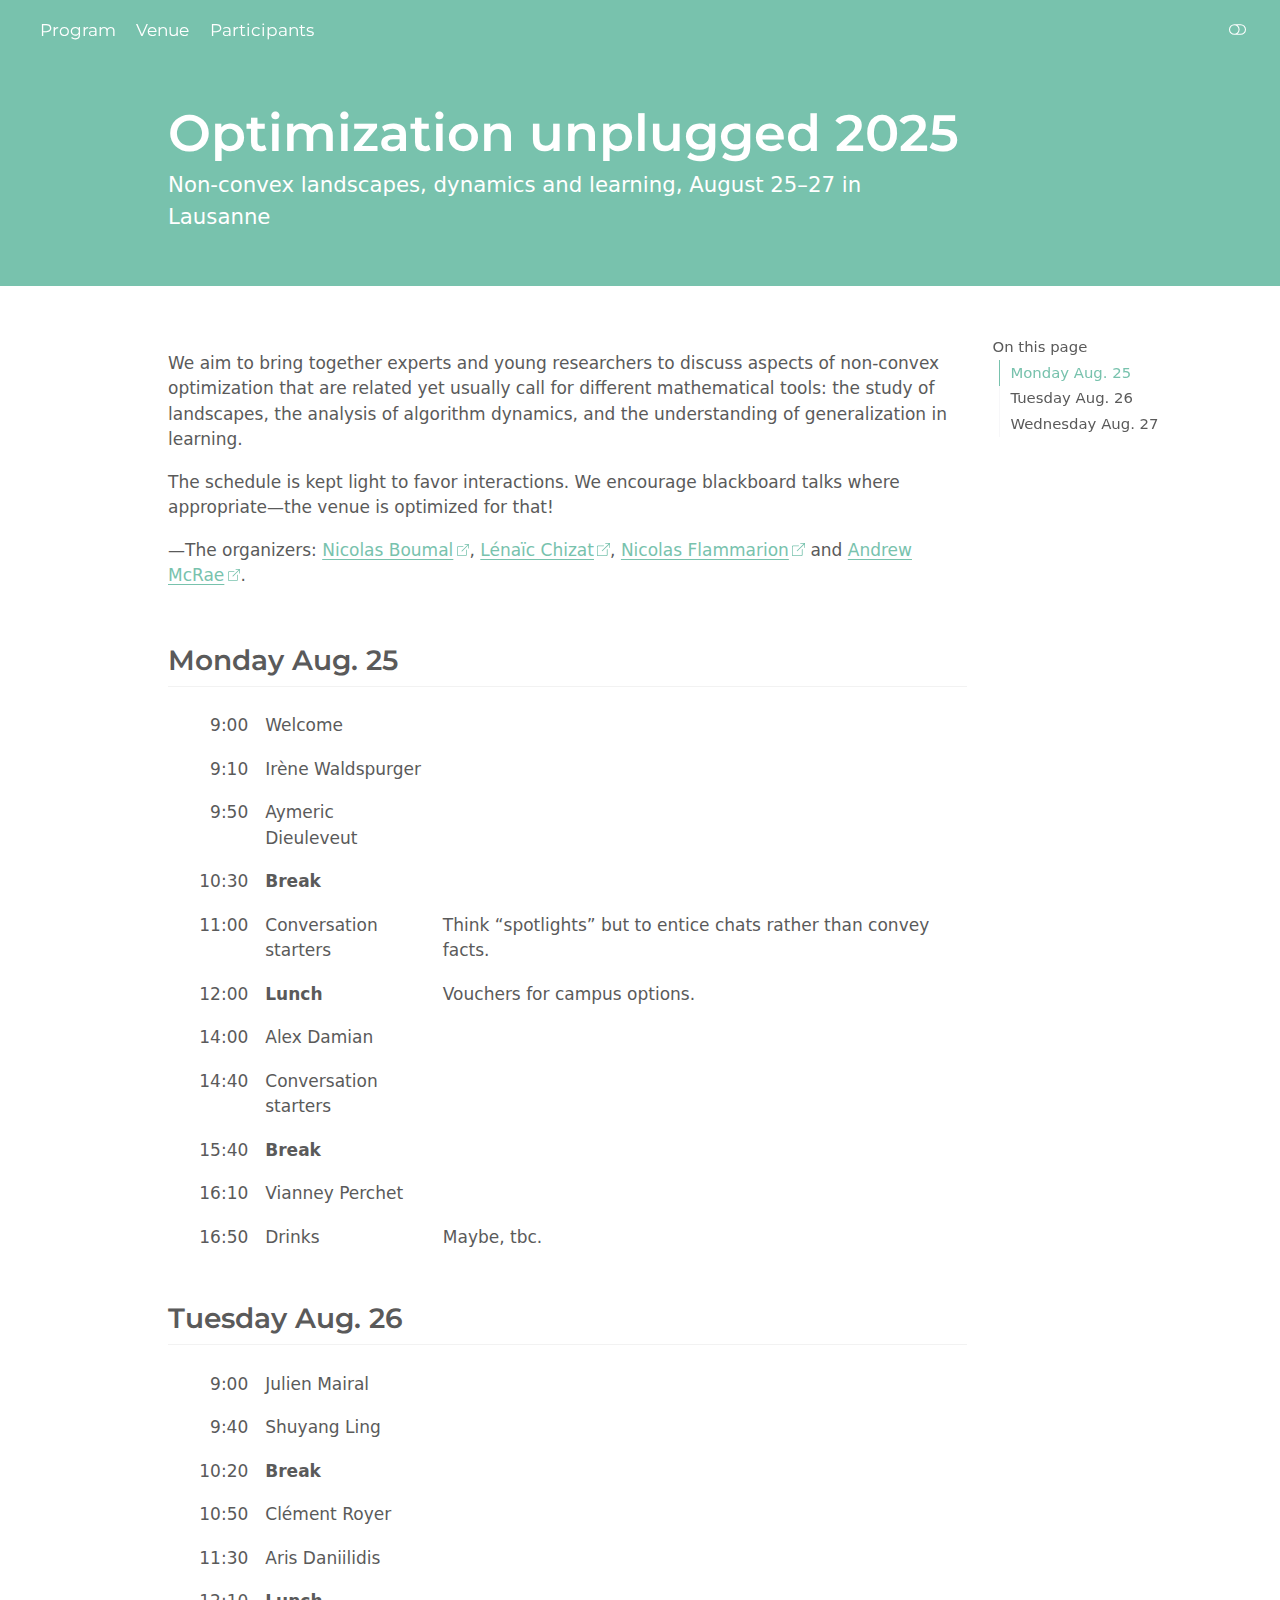
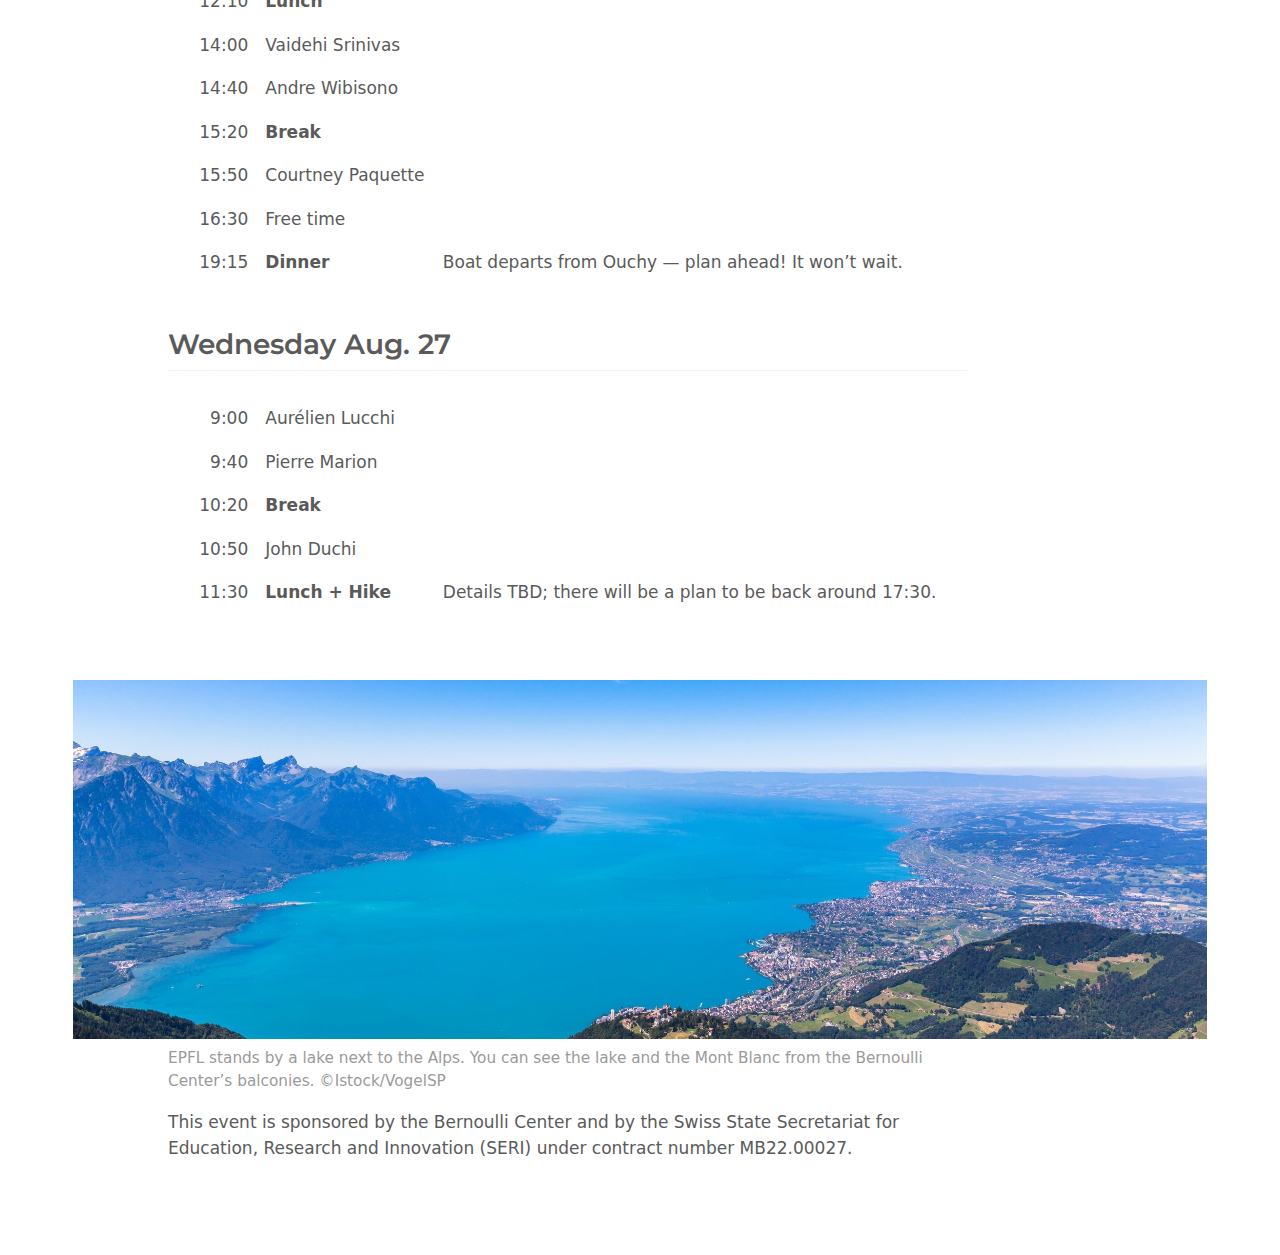
<file: programdraft.html>
<!DOCTYPE html>
<html xmlns="http://www.w3.org/1999/xhtml" lang="en" xml:lang="en"><head>

<meta charset="utf-8">
<meta name="generator" content="quarto-1.5.57">

<meta name="viewport" content="width=device-width, initial-scale=1.0, user-scalable=yes">


<title>Optimization unplugged 2025</title>
<style>
code{white-space: pre-wrap;}
span.smallcaps{font-variant: small-caps;}
div.columns{display: flex; gap: min(4vw, 1.5em);}
div.column{flex: auto; overflow-x: auto;}
div.hanging-indent{margin-left: 1.5em; text-indent: -1.5em;}
ul.task-list{list-style: none;}
ul.task-list li input[type="checkbox"] {
  width: 0.8em;
  margin: 0 0.8em 0.2em -1em; /* quarto-specific, see https://github.com/quarto-dev/quarto-cli/issues/4556 */ 
  vertical-align: middle;
}
</style>


<script src="site_libs/quarto-nav/quarto-nav.js"></script>
<script src="site_libs/quarto-nav/headroom.min.js"></script>
<link href="./icon.png" rel="icon" type="image/png">
<script src="site_libs/clipboard/clipboard.min.js"></script>
<script src="site_libs/quarto-html/quarto.js"></script>
<script src="site_libs/quarto-html/popper.min.js"></script>
<script src="site_libs/quarto-html/tippy.umd.min.js"></script>
<link href="site_libs/quarto-html/tippy.css" rel="stylesheet">
<link href="site_libs/quarto-html/quarto-syntax-highlighting.css" rel="stylesheet" class="quarto-color-scheme" id="quarto-text-highlighting-styles">
<link href="site_libs/quarto-html/quarto-syntax-highlighting-dark.css" rel="prefetch" class="quarto-color-scheme quarto-color-alternate" id="quarto-text-highlighting-styles">
<script src="site_libs/bootstrap/bootstrap.min.js"></script>
<link href="site_libs/bootstrap/bootstrap-icons.css" rel="stylesheet">
<link href="site_libs/bootstrap/bootstrap.min.css" rel="stylesheet" class="quarto-color-scheme" id="quarto-bootstrap" data-mode="light">
<link href="site_libs/bootstrap/bootstrap-dark.min.css" rel="prefetch" class="quarto-color-scheme quarto-color-alternate" id="quarto-bootstrap" data-mode="dark">
<script id="quarto-search-options" type="application/json">{
  "language": {
    "search-no-results-text": "No results",
    "search-matching-documents-text": "matching documents",
    "search-copy-link-title": "Copy link to search",
    "search-hide-matches-text": "Hide additional matches",
    "search-more-match-text": "more match in this document",
    "search-more-matches-text": "more matches in this document",
    "search-clear-button-title": "Clear",
    "search-text-placeholder": "",
    "search-detached-cancel-button-title": "Cancel",
    "search-submit-button-title": "Submit",
    "search-label": "Search"
  }
}</script>
<style>html{ scroll-behavior: smooth; }</style>
<script>
window.MathJax = {
    tex: {
      inlineMath: [['$', '$'], ['\\(', '\\)']],
      macros: {
        reals: "\\mathbb{R}"
      }
    },
    svg: {
      fontCache: 'global'
    }
  };
</script>

<script>
  window.addEventListener('load', function() {
    // ...
  });
</script>


<link rel="stylesheet" href="styles.css">
<meta property="og:title" content="Optimization unplugged 2025">
<meta property="og:description" content="Non-convex landscapes, dynamics and learning, August 25–27 in Lausanne">
<meta property="og:site_name" content="Optimization unplugged 2025">
</head>

<body class="nav-fixed">

<div id="quarto-search-results"></div>
  <header id="quarto-header" class="headroom fixed-top quarto-banner">
    <nav class="navbar navbar-expand-lg " data-bs-theme="dark">
      <div class="navbar-container container-fluid">
          <button class="navbar-toggler" type="button" data-bs-toggle="collapse" data-bs-target="#navbarCollapse" aria-controls="navbarCollapse" role="menu" aria-expanded="false" aria-label="Toggle navigation" onclick="if (window.quartoToggleHeadroom) { window.quartoToggleHeadroom(); }">
  <span class="navbar-toggler-icon"></span>
</button>
          <div class="collapse navbar-collapse" id="navbarCollapse">
            <ul class="navbar-nav navbar-nav-scroll me-auto">
  <li class="nav-item">
    <a class="nav-link" href="./index.html"> 
<span class="menu-text">Program</span></a>
  </li>  
  <li class="nav-item">
    <a class="nav-link" href="./venue.html"> 
<span class="menu-text">Venue</span></a>
  </li>  
  <li class="nav-item">
    <a class="nav-link" href="./participants.html"> 
<span class="menu-text">Participants</span></a>
  </li>  
</ul>
          </div> <!-- /navcollapse -->
            <div class="quarto-navbar-tools">
  <a href="" class="quarto-color-scheme-toggle quarto-navigation-tool  px-1" onclick="window.quartoToggleColorScheme(); return false;" title="Toggle dark mode"><i class="bi"></i></a>
</div>
      </div> <!-- /container-fluid -->
    </nav>
</header>
<!-- content -->
<header id="title-block-header" class="quarto-title-block default page-columns page-full">
  <div class="quarto-title-banner page-columns page-full">
    <div class="quarto-title column-body">
      <h1 class="title">Optimization unplugged 2025</h1>
            <p class="subtitle lead">Non-convex landscapes, dynamics and learning, August 25–27 in Lausanne</p>
                      </div>
  </div>
    
  
  <div class="quarto-title-meta">

      
    
      
    </div>
    
  
  </header><div id="quarto-content" class="quarto-container page-columns page-rows-contents page-layout-article page-navbar">
<!-- sidebar -->
<!-- margin-sidebar -->
    <div id="quarto-margin-sidebar" class="sidebar margin-sidebar">
        <nav id="TOC" role="doc-toc" class="toc-active" data-toc-expanded="-1">
    <h2 id="toc-title">On this page</h2>
   
  <ul class="collapse">
  <li><a href="#monday-aug.-25" id="toc-monday-aug.-25" class="nav-link active" data-scroll-target="#monday-aug.-25">Monday Aug.&nbsp;25</a></li>
  <li><a href="#tuesday-aug.-26" id="toc-tuesday-aug.-26" class="nav-link" data-scroll-target="#tuesday-aug.-26">Tuesday Aug.&nbsp;26</a></li>
  <li><a href="#wednesday-aug.-27" id="toc-wednesday-aug.-27" class="nav-link" data-scroll-target="#wednesday-aug.-27">Wednesday Aug.&nbsp;27</a></li>
  </ul>
</nav>
    </div>
<!-- main -->
<main class="content quarto-banner-title-block page-columns page-full" id="quarto-document-content">





<p>We aim to bring together experts and young researchers to discuss aspects of non-convex optimization that are related yet usually call for different mathematical tools: the study of landscapes, the analysis of algorithm dynamics, and the understanding of generalization in learning.</p>
<p>The schedule is kept light to favor interactions. We encourage blackboard talks where appropriate—the venue is optimized for that!</p>
<p>—The organizers: <a href="https://www.nicolasboumal.net/">Nicolas Boumal</a>, <a href="https://lchizat.github.io/">Lénaïc Chizat</a>, <a href="https://people.epfl.ch/nicolas.flammarion">Nicolas Flammarion</a> and <a href="https://admcrae.github.io/">Andrew McRae</a>.</p>
<p style="margin-bottom:10mm;"></p>
<section id="monday-aug.-25" class="level2">
<h2 data-anchor-id="monday-aug.-25">Monday Aug.&nbsp;25</h2>
<table class="table-hover caption-top table">
<colgroup>
<col style="width: 11%">
<col style="width: 22%">
<col style="width: 66%">
</colgroup>
<tbody>
<tr class="odd">
<td style="text-align: right;">9:00</td>
<td style="text-align: left;">Welcome</td>
<td style="text-align: left;"></td>
</tr>
<tr class="even">
<td style="text-align: right;">9:10</td>
<td style="text-align: left;">Irène Waldspurger</td>
<td style="text-align: left;"></td>
</tr>
<tr class="odd">
<td style="text-align: right;">9:50</td>
<td style="text-align: left;">Aymeric Dieuleveut</td>
<td style="text-align: left;"></td>
</tr>
<tr class="even">
<td style="text-align: right;">10:30</td>
<td style="text-align: left;"><strong>Break</strong></td>
<td style="text-align: left;"></td>
</tr>
<tr class="odd">
<td style="text-align: right;">11:00</td>
<td style="text-align: left;">Conversation starters</td>
<td style="text-align: left;">Think “spotlights” but to entice chats rather than convey facts.</td>
</tr>
<tr class="even">
<td style="text-align: right;">12:00</td>
<td style="text-align: left;"><strong>Lunch</strong></td>
<td style="text-align: left;">Vouchers for campus options.</td>
</tr>
<tr class="odd">
<td style="text-align: right;">14:00</td>
<td style="text-align: left;">Alex Damian</td>
<td style="text-align: left;"></td>
</tr>
<tr class="even">
<td style="text-align: right;">14:40</td>
<td style="text-align: left;">Conversation starters</td>
<td style="text-align: left;"></td>
</tr>
<tr class="odd">
<td style="text-align: right;">15:40</td>
<td style="text-align: left;"><strong>Break</strong></td>
<td style="text-align: left;"></td>
</tr>
<tr class="even">
<td style="text-align: right;">16:10</td>
<td style="text-align: left;">Vianney Perchet</td>
<td style="text-align: left;"></td>
</tr>
<tr class="odd">
<td style="text-align: right;">16:50</td>
<td style="text-align: left;">Drinks</td>
<td style="text-align: left;">Maybe, tbc.</td>
</tr>
</tbody>
</table>
</section>
<section id="tuesday-aug.-26" class="level2">
<h2 data-anchor-id="tuesday-aug.-26">Tuesday Aug.&nbsp;26</h2>
<table class="table-hover caption-top table">
<colgroup>
<col style="width: 11%">
<col style="width: 22%">
<col style="width: 66%">
</colgroup>
<tbody>
<tr class="odd">
<td style="text-align: right;">9:00</td>
<td style="text-align: left;">Julien Mairal</td>
<td style="text-align: left;"></td>
</tr>
<tr class="even">
<td style="text-align: right;">9:40</td>
<td style="text-align: left;">Shuyang Ling</td>
<td style="text-align: left;"></td>
</tr>
<tr class="odd">
<td style="text-align: right;">10:20</td>
<td style="text-align: left;"><strong>Break</strong></td>
<td style="text-align: left;"></td>
</tr>
<tr class="even">
<td style="text-align: right;">10:50</td>
<td style="text-align: left;">Clément Royer</td>
<td style="text-align: left;"></td>
</tr>
<tr class="odd">
<td style="text-align: right;">11:30</td>
<td style="text-align: left;">Aris Daniilidis</td>
<td style="text-align: left;"></td>
</tr>
<tr class="even">
<td style="text-align: right;">12:10</td>
<td style="text-align: left;"><strong>Lunch</strong></td>
<td style="text-align: left;"></td>
</tr>
<tr class="odd">
<td style="text-align: right;">14:00</td>
<td style="text-align: left;">Vaidehi Srinivas</td>
<td style="text-align: left;"></td>
</tr>
<tr class="even">
<td style="text-align: right;">14:40</td>
<td style="text-align: left;">Andre Wibisono</td>
<td style="text-align: left;"></td>
</tr>
<tr class="odd">
<td style="text-align: right;">15:20</td>
<td style="text-align: left;"><strong>Break</strong></td>
<td style="text-align: left;"></td>
</tr>
<tr class="even">
<td style="text-align: right;">15:50</td>
<td style="text-align: left;">Courtney Paquette</td>
<td style="text-align: left;"></td>
</tr>
<tr class="odd">
<td style="text-align: right;">16:30</td>
<td style="text-align: left;">Free time</td>
<td style="text-align: left;"></td>
</tr>
<tr class="even">
<td style="text-align: right;">19:15</td>
<td style="text-align: left;"><strong>Dinner</strong></td>
<td style="text-align: left;">Boat departs from Ouchy — plan ahead! It won’t wait.</td>
</tr>
</tbody>
</table>
</section>
<section id="wednesday-aug.-27" class="level2 page-columns page-full">
<h2 data-anchor-id="wednesday-aug.-27">Wednesday Aug.&nbsp;27</h2>
<table class="table-hover caption-top table">
<colgroup>
<col style="width: 11%">
<col style="width: 22%">
<col style="width: 66%">
</colgroup>
<tbody>
<tr class="odd">
<td style="text-align: right;">9:00</td>
<td style="text-align: left;">Aurélien Lucchi</td>
<td style="text-align: left;"></td>
</tr>
<tr class="even">
<td style="text-align: right;">9:40</td>
<td style="text-align: left;">Pierre Marion</td>
<td style="text-align: left;"></td>
</tr>
<tr class="odd">
<td style="text-align: right;">10:20</td>
<td style="text-align: left;"><strong>Break</strong></td>
<td style="text-align: left;"></td>
</tr>
<tr class="even">
<td style="text-align: right;">10:50</td>
<td style="text-align: left;">John Duchi</td>
<td style="text-align: left;"></td>
</tr>
<tr class="odd">
<td style="text-align: right;">11:30</td>
<td style="text-align: left;"><strong>Lunch + Hike</strong></td>
<td style="text-align: left;">Details TBD; there will be a plan to be back around 17:30.</td>
</tr>
</tbody>
</table>
<p style="margin-bottom:15mm;"></p>
<div class="page-columns page-full">
<div class="quarto-figure quarto-figure-center page-columns page-full">
<figure class="figure page-columns page-full">
<p class="page-columns page-full"><img src="epfllandscape.jpg" class="img-fluid figure-img column-page"></p>
<figcaption>EPFL stands by a lake next to the Alps. You can see the lake and the Mont Blanc from the Bernoulli Center’s balconies. ©Istock/VogelSP</figcaption>
</figure>
</div>
</div>
<p>This event is sponsored by the Bernoulli Center and by the Swiss State Secretariat for Education, Research and Innovation (SERI) under contract number MB22.00027.</p>


</section>

</main> <!-- /main -->
<script id="quarto-html-after-body" type="application/javascript">
window.document.addEventListener("DOMContentLoaded", function (event) {
  const toggleBodyColorMode = (bsSheetEl) => {
    const mode = bsSheetEl.getAttribute("data-mode");
    const bodyEl = window.document.querySelector("body");
    if (mode === "dark") {
      bodyEl.classList.add("quarto-dark");
      bodyEl.classList.remove("quarto-light");
    } else {
      bodyEl.classList.add("quarto-light");
      bodyEl.classList.remove("quarto-dark");
    }
  }
  const toggleBodyColorPrimary = () => {
    const bsSheetEl = window.document.querySelector("link#quarto-bootstrap");
    if (bsSheetEl) {
      toggleBodyColorMode(bsSheetEl);
    }
  }
  toggleBodyColorPrimary();  
  const disableStylesheet = (stylesheets) => {
    for (let i=0; i < stylesheets.length; i++) {
      const stylesheet = stylesheets[i];
      stylesheet.rel = 'prefetch';
    }
  }
  const enableStylesheet = (stylesheets) => {
    for (let i=0; i < stylesheets.length; i++) {
      const stylesheet = stylesheets[i];
      stylesheet.rel = 'stylesheet';
    }
  }
  const manageTransitions = (selector, allowTransitions) => {
    const els = window.document.querySelectorAll(selector);
    for (let i=0; i < els.length; i++) {
      const el = els[i];
      if (allowTransitions) {
        el.classList.remove('notransition');
      } else {
        el.classList.add('notransition');
      }
    }
  }
  const toggleGiscusIfUsed = (isAlternate, darkModeDefault) => {
    const baseTheme = document.querySelector('#giscus-base-theme')?.value ?? 'light';
    const alternateTheme = document.querySelector('#giscus-alt-theme')?.value ?? 'dark';
    let newTheme = '';
    if(darkModeDefault) {
      newTheme = isAlternate ? baseTheme : alternateTheme;
    } else {
      newTheme = isAlternate ? alternateTheme : baseTheme;
    }
    const changeGiscusTheme = () => {
      // From: https://github.com/giscus/giscus/issues/336
      const sendMessage = (message) => {
        const iframe = document.querySelector('iframe.giscus-frame');
        if (!iframe) return;
        iframe.contentWindow.postMessage({ giscus: message }, 'https://giscus.app');
      }
      sendMessage({
        setConfig: {
          theme: newTheme
        }
      });
    }
    const isGiscussLoaded = window.document.querySelector('iframe.giscus-frame') !== null;
    if (isGiscussLoaded) {
      changeGiscusTheme();
    }
  }
  const toggleColorMode = (alternate) => {
    // Switch the stylesheets
    const alternateStylesheets = window.document.querySelectorAll('link.quarto-color-scheme.quarto-color-alternate');
    manageTransitions('#quarto-margin-sidebar .nav-link', false);
    if (alternate) {
      enableStylesheet(alternateStylesheets);
      for (const sheetNode of alternateStylesheets) {
        if (sheetNode.id === "quarto-bootstrap") {
          toggleBodyColorMode(sheetNode);
        }
      }
    } else {
      disableStylesheet(alternateStylesheets);
      toggleBodyColorPrimary();
    }
    manageTransitions('#quarto-margin-sidebar .nav-link', true);
    // Switch the toggles
    const toggles = window.document.querySelectorAll('.quarto-color-scheme-toggle');
    for (let i=0; i < toggles.length; i++) {
      const toggle = toggles[i];
      if (toggle) {
        if (alternate) {
          toggle.classList.add("alternate");     
        } else {
          toggle.classList.remove("alternate");
        }
      }
    }
    // Hack to workaround the fact that safari doesn't
    // properly recolor the scrollbar when toggling (#1455)
    if (navigator.userAgent.indexOf('Safari') > 0 && navigator.userAgent.indexOf('Chrome') == -1) {
      manageTransitions("body", false);
      window.scrollTo(0, 1);
      setTimeout(() => {
        window.scrollTo(0, 0);
        manageTransitions("body", true);
      }, 40);  
    }
  }
  const isFileUrl = () => { 
    return window.location.protocol === 'file:';
  }
  const hasAlternateSentinel = () => {  
    let styleSentinel = getColorSchemeSentinel();
    if (styleSentinel !== null) {
      return styleSentinel === "alternate";
    } else {
      return false;
    }
  }
  const setStyleSentinel = (alternate) => {
    const value = alternate ? "alternate" : "default";
    if (!isFileUrl()) {
      window.localStorage.setItem("quarto-color-scheme", value);
    } else {
      localAlternateSentinel = value;
    }
  }
  const getColorSchemeSentinel = () => {
    if (!isFileUrl()) {
      const storageValue = window.localStorage.getItem("quarto-color-scheme");
      return storageValue != null ? storageValue : localAlternateSentinel;
    } else {
      return localAlternateSentinel;
    }
  }
  const darkModeDefault = false;
  let localAlternateSentinel = darkModeDefault ? 'alternate' : 'default';
  // Dark / light mode switch
  window.quartoToggleColorScheme = () => {
    // Read the current dark / light value 
    let toAlternate = !hasAlternateSentinel();
    toggleColorMode(toAlternate);
    setStyleSentinel(toAlternate);
    toggleGiscusIfUsed(toAlternate, darkModeDefault);
  };
  // Ensure there is a toggle, if there isn't float one in the top right
  if (window.document.querySelector('.quarto-color-scheme-toggle') === null) {
    const a = window.document.createElement('a');
    a.classList.add('top-right');
    a.classList.add('quarto-color-scheme-toggle');
    a.href = "";
    a.onclick = function() { try { window.quartoToggleColorScheme(); } catch {} return false; };
    const i = window.document.createElement("i");
    i.classList.add('bi');
    a.appendChild(i);
    window.document.body.appendChild(a);
  }
  // Switch to dark mode if need be
  if (hasAlternateSentinel()) {
    toggleColorMode(true);
  } else {
    toggleColorMode(false);
  }
  const isCodeAnnotation = (el) => {
    for (const clz of el.classList) {
      if (clz.startsWith('code-annotation-')) {                     
        return true;
      }
    }
    return false;
  }
  const onCopySuccess = function(e) {
    // button target
    const button = e.trigger;
    // don't keep focus
    button.blur();
    // flash "checked"
    button.classList.add('code-copy-button-checked');
    var currentTitle = button.getAttribute("title");
    button.setAttribute("title", "Copied!");
    let tooltip;
    if (window.bootstrap) {
      button.setAttribute("data-bs-toggle", "tooltip");
      button.setAttribute("data-bs-placement", "left");
      button.setAttribute("data-bs-title", "Copied!");
      tooltip = new bootstrap.Tooltip(button, 
        { trigger: "manual", 
          customClass: "code-copy-button-tooltip",
          offset: [0, -8]});
      tooltip.show();    
    }
    setTimeout(function() {
      if (tooltip) {
        tooltip.hide();
        button.removeAttribute("data-bs-title");
        button.removeAttribute("data-bs-toggle");
        button.removeAttribute("data-bs-placement");
      }
      button.setAttribute("title", currentTitle);
      button.classList.remove('code-copy-button-checked');
    }, 1000);
    // clear code selection
    e.clearSelection();
  }
  const getTextToCopy = function(trigger) {
      const codeEl = trigger.previousElementSibling.cloneNode(true);
      for (const childEl of codeEl.children) {
        if (isCodeAnnotation(childEl)) {
          childEl.remove();
        }
      }
      return codeEl.innerText;
  }
  const clipboard = new window.ClipboardJS('.code-copy-button:not([data-in-quarto-modal])', {
    text: getTextToCopy
  });
  clipboard.on('success', onCopySuccess);
  if (window.document.getElementById('quarto-embedded-source-code-modal')) {
    // For code content inside modals, clipBoardJS needs to be initialized with a container option
    // TODO: Check when it could be a function (https://github.com/zenorocha/clipboard.js/issues/860)
    const clipboardModal = new window.ClipboardJS('.code-copy-button[data-in-quarto-modal]', {
      text: getTextToCopy,
      container: window.document.getElementById('quarto-embedded-source-code-modal')
    });
    clipboardModal.on('success', onCopySuccess);
  }
    var localhostRegex = new RegExp(/^(?:http|https):\/\/localhost\:?[0-9]*\//);
    var mailtoRegex = new RegExp(/^mailto:/);
      var filterRegex = new RegExp("https:\/\/optimization-unplugged\.github\.io\/");
    var isInternal = (href) => {
        return filterRegex.test(href) || localhostRegex.test(href) || mailtoRegex.test(href);
    }
    // Inspect non-navigation links and adorn them if external
 	var links = window.document.querySelectorAll('a[href]:not(.nav-link):not(.navbar-brand):not(.toc-action):not(.sidebar-link):not(.sidebar-item-toggle):not(.pagination-link):not(.no-external):not([aria-hidden]):not(.dropdown-item):not(.quarto-navigation-tool):not(.about-link)');
    for (var i=0; i<links.length; i++) {
      const link = links[i];
      if (!isInternal(link.href)) {
        // undo the damage that might have been done by quarto-nav.js in the case of
        // links that we want to consider external
        if (link.dataset.originalHref !== undefined) {
          link.href = link.dataset.originalHref;
        }
          // target, if specified
          link.setAttribute("target", "_blank");
          if (link.getAttribute("rel") === null) {
            link.setAttribute("rel", "noopener");
          }
          // default icon
          link.classList.add("external");
      }
    }
  function tippyHover(el, contentFn, onTriggerFn, onUntriggerFn) {
    const config = {
      allowHTML: true,
      maxWidth: 500,
      delay: 100,
      arrow: false,
      appendTo: function(el) {
          return el.parentElement;
      },
      interactive: true,
      interactiveBorder: 10,
      theme: 'quarto',
      placement: 'bottom-start',
    };
    if (contentFn) {
      config.content = contentFn;
    }
    if (onTriggerFn) {
      config.onTrigger = onTriggerFn;
    }
    if (onUntriggerFn) {
      config.onUntrigger = onUntriggerFn;
    }
    window.tippy(el, config); 
  }
  const noterefs = window.document.querySelectorAll('a[role="doc-noteref"]');
  for (var i=0; i<noterefs.length; i++) {
    const ref = noterefs[i];
    tippyHover(ref, function() {
      // use id or data attribute instead here
      let href = ref.getAttribute('data-footnote-href') || ref.getAttribute('href');
      try { href = new URL(href).hash; } catch {}
      const id = href.replace(/^#\/?/, "");
      const note = window.document.getElementById(id);
      if (note) {
        return note.innerHTML;
      } else {
        return "";
      }
    });
  }
  const xrefs = window.document.querySelectorAll('a.quarto-xref');
  const processXRef = (id, note) => {
    // Strip column container classes
    const stripColumnClz = (el) => {
      el.classList.remove("page-full", "page-columns");
      if (el.children) {
        for (const child of el.children) {
          stripColumnClz(child);
        }
      }
    }
    stripColumnClz(note)
    if (id === null || id.startsWith('sec-')) {
      // Special case sections, only their first couple elements
      const container = document.createElement("div");
      if (note.children && note.children.length > 2) {
        container.appendChild(note.children[0].cloneNode(true));
        for (let i = 1; i < note.children.length; i++) {
          const child = note.children[i];
          if (child.tagName === "P" && child.innerText === "") {
            continue;
          } else {
            container.appendChild(child.cloneNode(true));
            break;
          }
        }
        if (window.Quarto?.typesetMath) {
          window.Quarto.typesetMath(container);
        }
        return container.innerHTML
      } else {
        if (window.Quarto?.typesetMath) {
          window.Quarto.typesetMath(note);
        }
        return note.innerHTML;
      }
    } else {
      // Remove any anchor links if they are present
      const anchorLink = note.querySelector('a.anchorjs-link');
      if (anchorLink) {
        anchorLink.remove();
      }
      if (window.Quarto?.typesetMath) {
        window.Quarto.typesetMath(note);
      }
      // TODO in 1.5, we should make sure this works without a callout special case
      if (note.classList.contains("callout")) {
        return note.outerHTML;
      } else {
        return note.innerHTML;
      }
    }
  }
  for (var i=0; i<xrefs.length; i++) {
    const xref = xrefs[i];
    tippyHover(xref, undefined, function(instance) {
      instance.disable();
      let url = xref.getAttribute('href');
      let hash = undefined; 
      if (url.startsWith('#')) {
        hash = url;
      } else {
        try { hash = new URL(url).hash; } catch {}
      }
      if (hash) {
        const id = hash.replace(/^#\/?/, "");
        const note = window.document.getElementById(id);
        if (note !== null) {
          try {
            const html = processXRef(id, note.cloneNode(true));
            instance.setContent(html);
          } finally {
            instance.enable();
            instance.show();
          }
        } else {
          // See if we can fetch this
          fetch(url.split('#')[0])
          .then(res => res.text())
          .then(html => {
            const parser = new DOMParser();
            const htmlDoc = parser.parseFromString(html, "text/html");
            const note = htmlDoc.getElementById(id);
            if (note !== null) {
              const html = processXRef(id, note);
              instance.setContent(html);
            } 
          }).finally(() => {
            instance.enable();
            instance.show();
          });
        }
      } else {
        // See if we can fetch a full url (with no hash to target)
        // This is a special case and we should probably do some content thinning / targeting
        fetch(url)
        .then(res => res.text())
        .then(html => {
          const parser = new DOMParser();
          const htmlDoc = parser.parseFromString(html, "text/html");
          const note = htmlDoc.querySelector('main.content');
          if (note !== null) {
            // This should only happen for chapter cross references
            // (since there is no id in the URL)
            // remove the first header
            if (note.children.length > 0 && note.children[0].tagName === "HEADER") {
              note.children[0].remove();
            }
            const html = processXRef(null, note);
            instance.setContent(html);
          } 
        }).finally(() => {
          instance.enable();
          instance.show();
        });
      }
    }, function(instance) {
    });
  }
      let selectedAnnoteEl;
      const selectorForAnnotation = ( cell, annotation) => {
        let cellAttr = 'data-code-cell="' + cell + '"';
        let lineAttr = 'data-code-annotation="' +  annotation + '"';
        const selector = 'span[' + cellAttr + '][' + lineAttr + ']';
        return selector;
      }
      const selectCodeLines = (annoteEl) => {
        const doc = window.document;
        const targetCell = annoteEl.getAttribute("data-target-cell");
        const targetAnnotation = annoteEl.getAttribute("data-target-annotation");
        const annoteSpan = window.document.querySelector(selectorForAnnotation(targetCell, targetAnnotation));
        const lines = annoteSpan.getAttribute("data-code-lines").split(",");
        const lineIds = lines.map((line) => {
          return targetCell + "-" + line;
        })
        let top = null;
        let height = null;
        let parent = null;
        if (lineIds.length > 0) {
            //compute the position of the single el (top and bottom and make a div)
            const el = window.document.getElementById(lineIds[0]);
            top = el.offsetTop;
            height = el.offsetHeight;
            parent = el.parentElement.parentElement;
          if (lineIds.length > 1) {
            const lastEl = window.document.getElementById(lineIds[lineIds.length - 1]);
            const bottom = lastEl.offsetTop + lastEl.offsetHeight;
            height = bottom - top;
          }
          if (top !== null && height !== null && parent !== null) {
            // cook up a div (if necessary) and position it 
            let div = window.document.getElementById("code-annotation-line-highlight");
            if (div === null) {
              div = window.document.createElement("div");
              div.setAttribute("id", "code-annotation-line-highlight");
              div.style.position = 'absolute';
              parent.appendChild(div);
            }
            div.style.top = top - 2 + "px";
            div.style.height = height + 4 + "px";
            div.style.left = 0;
            let gutterDiv = window.document.getElementById("code-annotation-line-highlight-gutter");
            if (gutterDiv === null) {
              gutterDiv = window.document.createElement("div");
              gutterDiv.setAttribute("id", "code-annotation-line-highlight-gutter");
              gutterDiv.style.position = 'absolute';
              const codeCell = window.document.getElementById(targetCell);
              const gutter = codeCell.querySelector('.code-annotation-gutter');
              gutter.appendChild(gutterDiv);
            }
            gutterDiv.style.top = top - 2 + "px";
            gutterDiv.style.height = height + 4 + "px";
          }
          selectedAnnoteEl = annoteEl;
        }
      };
      const unselectCodeLines = () => {
        const elementsIds = ["code-annotation-line-highlight", "code-annotation-line-highlight-gutter"];
        elementsIds.forEach((elId) => {
          const div = window.document.getElementById(elId);
          if (div) {
            div.remove();
          }
        });
        selectedAnnoteEl = undefined;
      };
        // Handle positioning of the toggle
    window.addEventListener(
      "resize",
      throttle(() => {
        elRect = undefined;
        if (selectedAnnoteEl) {
          selectCodeLines(selectedAnnoteEl);
        }
      }, 10)
    );
    function throttle(fn, ms) {
    let throttle = false;
    let timer;
      return (...args) => {
        if(!throttle) { // first call gets through
            fn.apply(this, args);
            throttle = true;
        } else { // all the others get throttled
            if(timer) clearTimeout(timer); // cancel #2
            timer = setTimeout(() => {
              fn.apply(this, args);
              timer = throttle = false;
            }, ms);
        }
      };
    }
      // Attach click handler to the DT
      const annoteDls = window.document.querySelectorAll('dt[data-target-cell]');
      for (const annoteDlNode of annoteDls) {
        annoteDlNode.addEventListener('click', (event) => {
          const clickedEl = event.target;
          if (clickedEl !== selectedAnnoteEl) {
            unselectCodeLines();
            const activeEl = window.document.querySelector('dt[data-target-cell].code-annotation-active');
            if (activeEl) {
              activeEl.classList.remove('code-annotation-active');
            }
            selectCodeLines(clickedEl);
            clickedEl.classList.add('code-annotation-active');
          } else {
            // Unselect the line
            unselectCodeLines();
            clickedEl.classList.remove('code-annotation-active');
          }
        });
      }
  const findCites = (el) => {
    const parentEl = el.parentElement;
    if (parentEl) {
      const cites = parentEl.dataset.cites;
      if (cites) {
        return {
          el,
          cites: cites.split(' ')
        };
      } else {
        return findCites(el.parentElement)
      }
    } else {
      return undefined;
    }
  };
  var bibliorefs = window.document.querySelectorAll('a[role="doc-biblioref"]');
  for (var i=0; i<bibliorefs.length; i++) {
    const ref = bibliorefs[i];
    const citeInfo = findCites(ref);
    if (citeInfo) {
      tippyHover(citeInfo.el, function() {
        var popup = window.document.createElement('div');
        citeInfo.cites.forEach(function(cite) {
          var citeDiv = window.document.createElement('div');
          citeDiv.classList.add('hanging-indent');
          citeDiv.classList.add('csl-entry');
          var biblioDiv = window.document.getElementById('ref-' + cite);
          if (biblioDiv) {
            citeDiv.innerHTML = biblioDiv.innerHTML;
          }
          popup.appendChild(citeDiv);
        });
        return popup.innerHTML;
      });
    }
  }
});
</script>
</div> <!-- /content -->
<style> .navbar-title { display: none; } 
 h1.title { font-size: 3em; } </style>




<script src="site_libs/quarto-html/zenscroll-min.js"></script>
</body></html>
</file>
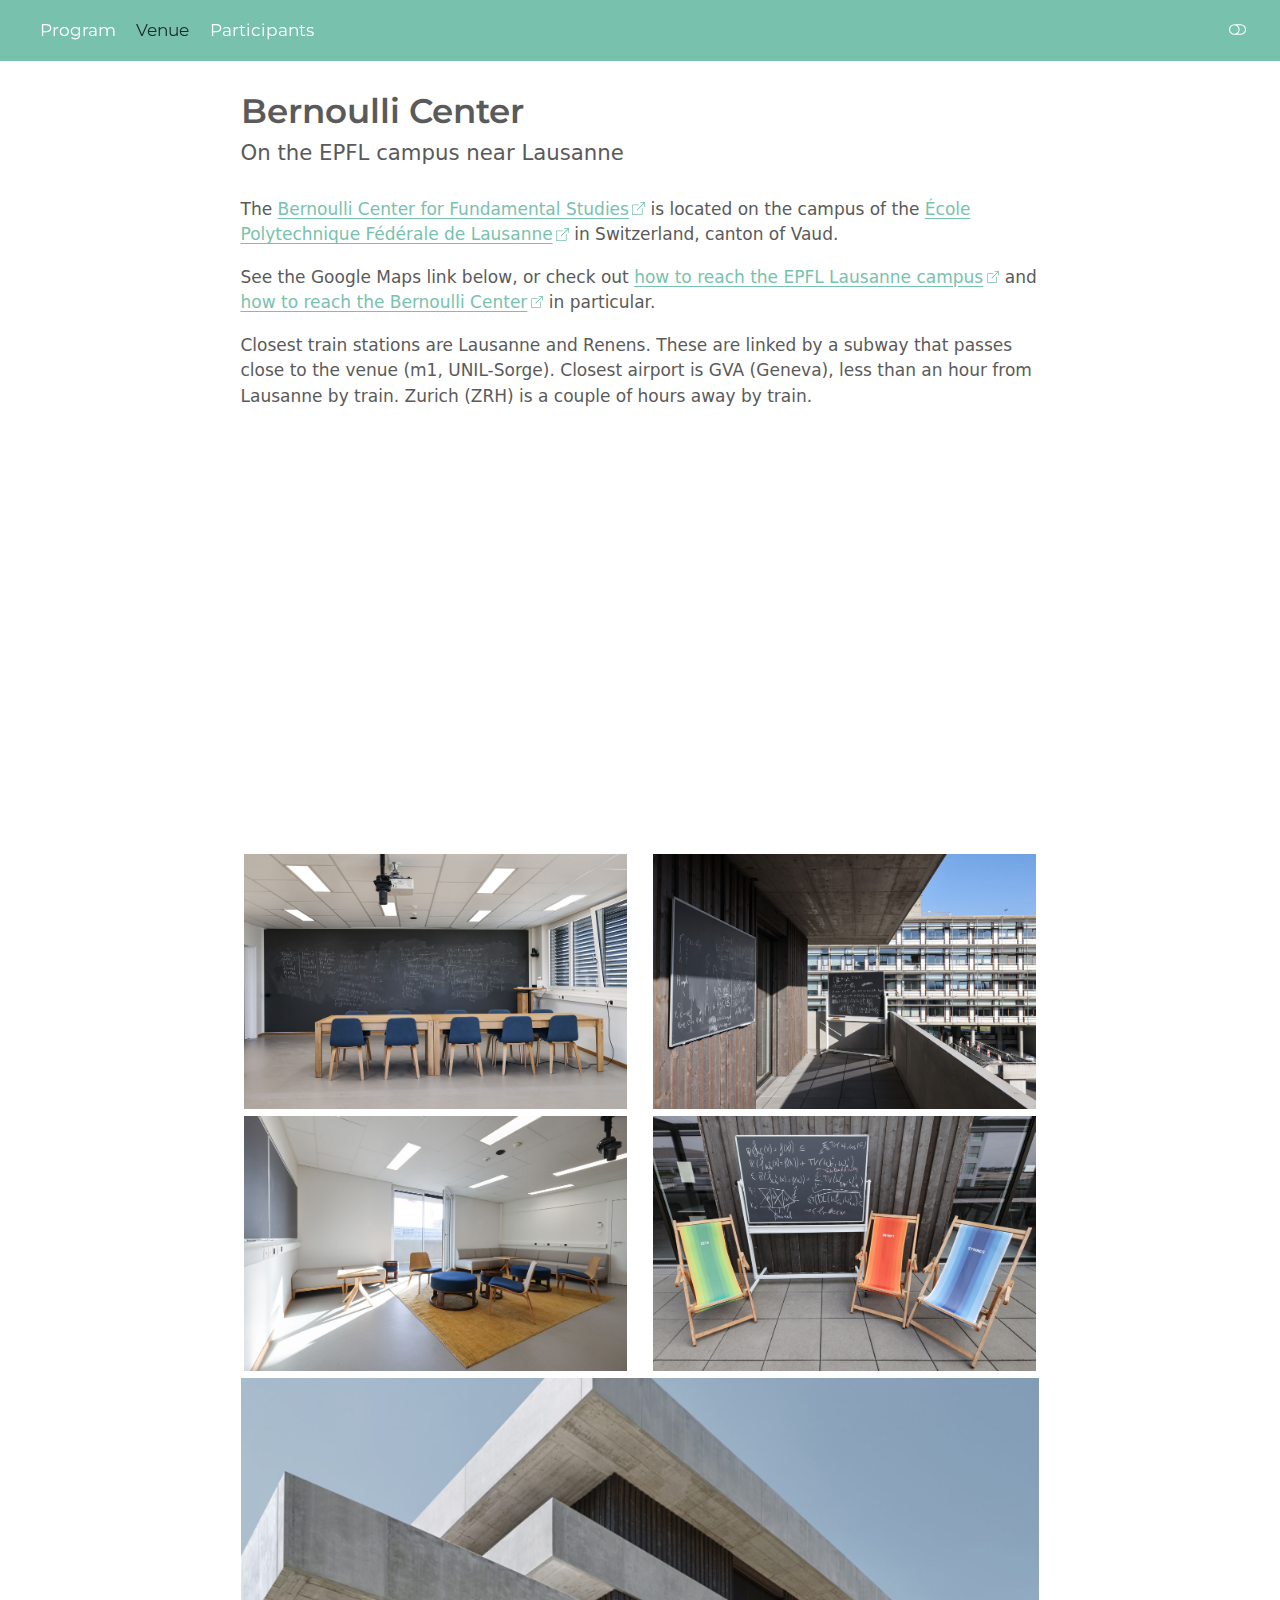
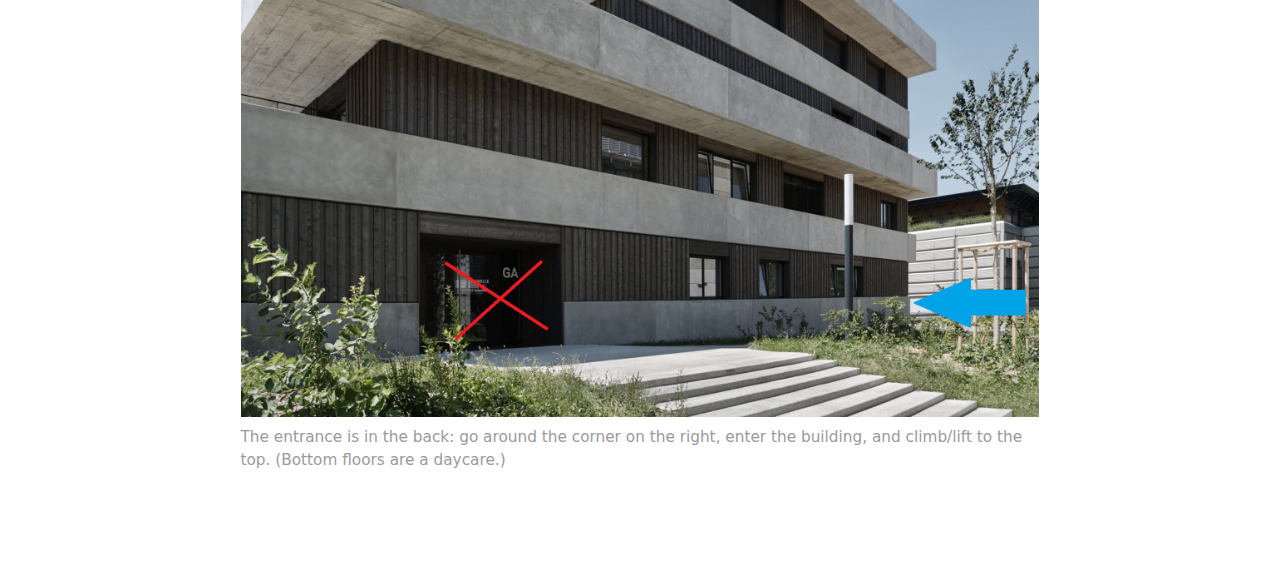
<file: venue.html>
<!DOCTYPE html>
<html xmlns="http://www.w3.org/1999/xhtml" lang="en" xml:lang="en"><head>

<meta charset="utf-8">
<meta name="generator" content="quarto-1.5.57">

<meta name="viewport" content="width=device-width, initial-scale=1.0, user-scalable=yes">


<title>Bernoulli Center – Optimization unplugged 2025</title>
<style>
code{white-space: pre-wrap;}
span.smallcaps{font-variant: small-caps;}
div.columns{display: flex; gap: min(4vw, 1.5em);}
div.column{flex: auto; overflow-x: auto;}
div.hanging-indent{margin-left: 1.5em; text-indent: -1.5em;}
ul.task-list{list-style: none;}
ul.task-list li input[type="checkbox"] {
  width: 0.8em;
  margin: 0 0.8em 0.2em -1em; /* quarto-specific, see https://github.com/quarto-dev/quarto-cli/issues/4556 */ 
  vertical-align: middle;
}
</style>


<script src="site_libs/quarto-nav/quarto-nav.js"></script>
<script src="site_libs/quarto-nav/headroom.min.js"></script>
<link href="./icon.png" rel="icon" type="image/png">
<script src="site_libs/clipboard/clipboard.min.js"></script>
<script src="site_libs/quarto-html/quarto.js"></script>
<script src="site_libs/quarto-html/popper.min.js"></script>
<script src="site_libs/quarto-html/tippy.umd.min.js"></script>
<link href="site_libs/quarto-html/tippy.css" rel="stylesheet">
<link href="site_libs/quarto-html/quarto-syntax-highlighting.css" rel="stylesheet" class="quarto-color-scheme" id="quarto-text-highlighting-styles">
<link href="site_libs/quarto-html/quarto-syntax-highlighting-dark.css" rel="prefetch" class="quarto-color-scheme quarto-color-alternate" id="quarto-text-highlighting-styles">
<script src="site_libs/bootstrap/bootstrap.min.js"></script>
<link href="site_libs/bootstrap/bootstrap-icons.css" rel="stylesheet">
<link href="site_libs/bootstrap/bootstrap.min.css" rel="stylesheet" class="quarto-color-scheme" id="quarto-bootstrap" data-mode="light">
<link href="site_libs/bootstrap/bootstrap-dark.min.css" rel="prefetch" class="quarto-color-scheme quarto-color-alternate" id="quarto-bootstrap" data-mode="dark">
<script id="quarto-search-options" type="application/json">{
  "language": {
    "search-no-results-text": "No results",
    "search-matching-documents-text": "matching documents",
    "search-copy-link-title": "Copy link to search",
    "search-hide-matches-text": "Hide additional matches",
    "search-more-match-text": "more match in this document",
    "search-more-matches-text": "more matches in this document",
    "search-clear-button-title": "Clear",
    "search-text-placeholder": "",
    "search-detached-cancel-button-title": "Cancel",
    "search-submit-button-title": "Submit",
    "search-label": "Search"
  }
}</script>
<style>html{ scroll-behavior: smooth; }</style>
<script>
window.MathJax = {
    tex: {
      inlineMath: [['$', '$'], ['\\(', '\\)']],
      macros: {
        reals: "\\mathbb{R}"
      }
    },
    svg: {
      fontCache: 'global'
    }
  };
</script>

<script>
  window.addEventListener('load', function() {
    // ...
  });
</script>


<link rel="stylesheet" href="styles.css">
<meta property="og:title" content="Bernoulli Center – Optimization unplugged 2025">
<meta property="og:description" content="On the EPFL campus near Lausanne">
<meta property="og:site_name" content="Optimization unplugged 2025">
</head>

<body class="nav-fixed fullcontent">

<div id="quarto-search-results"></div>
  <header id="quarto-header" class="headroom fixed-top">
    <nav class="navbar navbar-expand-lg " data-bs-theme="dark">
      <div class="navbar-container container-fluid">
          <button class="navbar-toggler" type="button" data-bs-toggle="collapse" data-bs-target="#navbarCollapse" aria-controls="navbarCollapse" role="menu" aria-expanded="false" aria-label="Toggle navigation" onclick="if (window.quartoToggleHeadroom) { window.quartoToggleHeadroom(); }">
  <span class="navbar-toggler-icon"></span>
</button>
          <div class="collapse navbar-collapse" id="navbarCollapse">
            <ul class="navbar-nav navbar-nav-scroll me-auto">
  <li class="nav-item">
    <a class="nav-link" href="./index.html"> 
<span class="menu-text">Program</span></a>
  </li>  
  <li class="nav-item">
    <a class="nav-link active" href="./venue.html" aria-current="page"> 
<span class="menu-text">Venue</span></a>
  </li>  
  <li class="nav-item">
    <a class="nav-link" href="./participants.html"> 
<span class="menu-text">Participants</span></a>
  </li>  
</ul>
          </div> <!-- /navcollapse -->
            <div class="quarto-navbar-tools">
  <a href="" class="quarto-color-scheme-toggle quarto-navigation-tool  px-1" onclick="window.quartoToggleColorScheme(); return false;" title="Toggle dark mode"><i class="bi"></i></a>
</div>
      </div> <!-- /container-fluid -->
    </nav>
</header>
<!-- content -->
<div id="quarto-content" class="quarto-container page-columns page-rows-contents page-layout-article page-navbar">
<!-- sidebar -->
<!-- margin-sidebar -->
    
<!-- main -->
<main class="content" id="quarto-document-content">

<header id="title-block-header" class="quarto-title-block default">
<div class="quarto-title">
<h1 class="title">Bernoulli Center</h1>
<p class="subtitle lead">On the EPFL campus near Lausanne</p>
</div>



<div class="quarto-title-meta">

    
  
    
  </div>
  


</header>


<p>The <a href="https://bernoulli.epfl.ch/">Bernoulli Center for Fundamental Studies</a> is located on the campus of the <a href="https://www.epfl.ch/en/">École Polytechnique Fédérale de Lausanne</a> in Switzerland, canton of Vaud.</p>
<p>See the Google Maps link below, or check out <a href="https://www.epfl.ch/campus/visitors/coming-to-epfl/#Lausanne">how to reach the EPFL Lausanne campus</a> and <a href="https://bernoulli.epfl.ch/planning-your-visit/">how to reach the Bernoulli Center</a> in particular.</p>
<p>Closest train stations are Lausanne and Renens. These are linked by a subway that passes close to the venue (m1, UNIL-Sorge). Closest airport is GVA (Geneva), less than an hour from Lausanne by train. Zurich (ZRH) is a couple of hours away by train.</p>
<iframe src="https://www.google.com/maps/embed?pb=!1m18!1m12!1m3!1d2745.4170465582356!2d6.568788075145076!3d46.519648662403874!2m3!1f0!2f0!3f0!3m2!1i1024!2i768!4f13.1!3m3!1m2!1s0x478c310264beddaf%3A0x3a4de4ac4fbd08c1!2sEPFL%20Bernoulli%20center!5e0!3m2!1sen!2sch!4v1731741182804!5m2!1sen!2sch" style="border:0" allowfullscreen="" height="400" frameborder="0" width="100%">&amp;amp;amp;amp;amp;amp;amp;amp;amp;amp;amp;amp;amp;amp;amp;amp;amp;amp;amp;amp;amp;amp;amp;amp;amp;amp;amp;amp;amp;amp;amp;amp;amp;amp;amp;amp;amp;amp;amp;amp;amp;amp;amp;amp;amp;amp;amp;amp;amp;amp;amp;amp;amp;amp;amp;amp;amp;amp;amp;amp;amp;amp;amp;amp;amp;amp;amp;amp;amp;amp;amp;amp;amp;amp;amp;amp;amp;amp;amp;amp;amp;amp;amp;amp;amp;amp;amp;amp;nbsp;</iframe>
<div>

</div>
<div class="quarto-layout-panel" data-layout="[[1,1], [1,1], [1]]">
<div class="quarto-layout-row">
<div class="quarto-layout-cell" style="flex-basis: 50.0%;justify-content: flex-start;">
<p><img src="bernoulliBB1.jpg" class="img-fluid"> </p>
</div>
<div class="quarto-layout-cell" style="flex-basis: 50.0%;justify-content: flex-start;">
<p><img src="bernoulliBB2.jpg" class="img-fluid"> </p>
</div>
</div>
<div class="quarto-layout-row">
<div class="quarto-layout-cell" style="flex-basis: 50.0%;justify-content: flex-start;">
<p><img src="bernoulliBB3.jpg" class="img-fluid"> </p>
</div>
<div class="quarto-layout-cell" style="flex-basis: 50.0%;justify-content: flex-start;">
<p><img src="bernoulliBB4.jpg" class="img-fluid"> </p>
</div>
</div>
<div class="quarto-layout-row">
<div class="quarto-layout-cell" style="flex-basis: 100.0%;justify-content: flex-start;">
<div class="quarto-figure quarto-figure-center">
<figure class="figure">
<p><img src="bernoulli_center_outside.jpg" class="img-fluid figure-img"></p>
<figcaption>The entrance is in the back: go around the corner on the right, enter the building, and climb/lift to the top. (Bottom floors are a daycare.)</figcaption>
</figure>
</div>
</div>
</div>
</div>



</main> <!-- /main -->
<script id="quarto-html-after-body" type="application/javascript">
window.document.addEventListener("DOMContentLoaded", function (event) {
  const toggleBodyColorMode = (bsSheetEl) => {
    const mode = bsSheetEl.getAttribute("data-mode");
    const bodyEl = window.document.querySelector("body");
    if (mode === "dark") {
      bodyEl.classList.add("quarto-dark");
      bodyEl.classList.remove("quarto-light");
    } else {
      bodyEl.classList.add("quarto-light");
      bodyEl.classList.remove("quarto-dark");
    }
  }
  const toggleBodyColorPrimary = () => {
    const bsSheetEl = window.document.querySelector("link#quarto-bootstrap");
    if (bsSheetEl) {
      toggleBodyColorMode(bsSheetEl);
    }
  }
  toggleBodyColorPrimary();  
  const disableStylesheet = (stylesheets) => {
    for (let i=0; i < stylesheets.length; i++) {
      const stylesheet = stylesheets[i];
      stylesheet.rel = 'prefetch';
    }
  }
  const enableStylesheet = (stylesheets) => {
    for (let i=0; i < stylesheets.length; i++) {
      const stylesheet = stylesheets[i];
      stylesheet.rel = 'stylesheet';
    }
  }
  const manageTransitions = (selector, allowTransitions) => {
    const els = window.document.querySelectorAll(selector);
    for (let i=0; i < els.length; i++) {
      const el = els[i];
      if (allowTransitions) {
        el.classList.remove('notransition');
      } else {
        el.classList.add('notransition');
      }
    }
  }
  const toggleGiscusIfUsed = (isAlternate, darkModeDefault) => {
    const baseTheme = document.querySelector('#giscus-base-theme')?.value ?? 'light';
    const alternateTheme = document.querySelector('#giscus-alt-theme')?.value ?? 'dark';
    let newTheme = '';
    if(darkModeDefault) {
      newTheme = isAlternate ? baseTheme : alternateTheme;
    } else {
      newTheme = isAlternate ? alternateTheme : baseTheme;
    }
    const changeGiscusTheme = () => {
      // From: https://github.com/giscus/giscus/issues/336
      const sendMessage = (message) => {
        const iframe = document.querySelector('iframe.giscus-frame');
        if (!iframe) return;
        iframe.contentWindow.postMessage({ giscus: message }, 'https://giscus.app');
      }
      sendMessage({
        setConfig: {
          theme: newTheme
        }
      });
    }
    const isGiscussLoaded = window.document.querySelector('iframe.giscus-frame') !== null;
    if (isGiscussLoaded) {
      changeGiscusTheme();
    }
  }
  const toggleColorMode = (alternate) => {
    // Switch the stylesheets
    const alternateStylesheets = window.document.querySelectorAll('link.quarto-color-scheme.quarto-color-alternate');
    manageTransitions('#quarto-margin-sidebar .nav-link', false);
    if (alternate) {
      enableStylesheet(alternateStylesheets);
      for (const sheetNode of alternateStylesheets) {
        if (sheetNode.id === "quarto-bootstrap") {
          toggleBodyColorMode(sheetNode);
        }
      }
    } else {
      disableStylesheet(alternateStylesheets);
      toggleBodyColorPrimary();
    }
    manageTransitions('#quarto-margin-sidebar .nav-link', true);
    // Switch the toggles
    const toggles = window.document.querySelectorAll('.quarto-color-scheme-toggle');
    for (let i=0; i < toggles.length; i++) {
      const toggle = toggles[i];
      if (toggle) {
        if (alternate) {
          toggle.classList.add("alternate");     
        } else {
          toggle.classList.remove("alternate");
        }
      }
    }
    // Hack to workaround the fact that safari doesn't
    // properly recolor the scrollbar when toggling (#1455)
    if (navigator.userAgent.indexOf('Safari') > 0 && navigator.userAgent.indexOf('Chrome') == -1) {
      manageTransitions("body", false);
      window.scrollTo(0, 1);
      setTimeout(() => {
        window.scrollTo(0, 0);
        manageTransitions("body", true);
      }, 40);  
    }
  }
  const isFileUrl = () => { 
    return window.location.protocol === 'file:';
  }
  const hasAlternateSentinel = () => {  
    let styleSentinel = getColorSchemeSentinel();
    if (styleSentinel !== null) {
      return styleSentinel === "alternate";
    } else {
      return false;
    }
  }
  const setStyleSentinel = (alternate) => {
    const value = alternate ? "alternate" : "default";
    if (!isFileUrl()) {
      window.localStorage.setItem("quarto-color-scheme", value);
    } else {
      localAlternateSentinel = value;
    }
  }
  const getColorSchemeSentinel = () => {
    if (!isFileUrl()) {
      const storageValue = window.localStorage.getItem("quarto-color-scheme");
      return storageValue != null ? storageValue : localAlternateSentinel;
    } else {
      return localAlternateSentinel;
    }
  }
  const darkModeDefault = false;
  let localAlternateSentinel = darkModeDefault ? 'alternate' : 'default';
  // Dark / light mode switch
  window.quartoToggleColorScheme = () => {
    // Read the current dark / light value 
    let toAlternate = !hasAlternateSentinel();
    toggleColorMode(toAlternate);
    setStyleSentinel(toAlternate);
    toggleGiscusIfUsed(toAlternate, darkModeDefault);
  };
  // Ensure there is a toggle, if there isn't float one in the top right
  if (window.document.querySelector('.quarto-color-scheme-toggle') === null) {
    const a = window.document.createElement('a');
    a.classList.add('top-right');
    a.classList.add('quarto-color-scheme-toggle');
    a.href = "";
    a.onclick = function() { try { window.quartoToggleColorScheme(); } catch {} return false; };
    const i = window.document.createElement("i");
    i.classList.add('bi');
    a.appendChild(i);
    window.document.body.appendChild(a);
  }
  // Switch to dark mode if need be
  if (hasAlternateSentinel()) {
    toggleColorMode(true);
  } else {
    toggleColorMode(false);
  }
  const isCodeAnnotation = (el) => {
    for (const clz of el.classList) {
      if (clz.startsWith('code-annotation-')) {                     
        return true;
      }
    }
    return false;
  }
  const onCopySuccess = function(e) {
    // button target
    const button = e.trigger;
    // don't keep focus
    button.blur();
    // flash "checked"
    button.classList.add('code-copy-button-checked');
    var currentTitle = button.getAttribute("title");
    button.setAttribute("title", "Copied!");
    let tooltip;
    if (window.bootstrap) {
      button.setAttribute("data-bs-toggle", "tooltip");
      button.setAttribute("data-bs-placement", "left");
      button.setAttribute("data-bs-title", "Copied!");
      tooltip = new bootstrap.Tooltip(button, 
        { trigger: "manual", 
          customClass: "code-copy-button-tooltip",
          offset: [0, -8]});
      tooltip.show();    
    }
    setTimeout(function() {
      if (tooltip) {
        tooltip.hide();
        button.removeAttribute("data-bs-title");
        button.removeAttribute("data-bs-toggle");
        button.removeAttribute("data-bs-placement");
      }
      button.setAttribute("title", currentTitle);
      button.classList.remove('code-copy-button-checked');
    }, 1000);
    // clear code selection
    e.clearSelection();
  }
  const getTextToCopy = function(trigger) {
      const codeEl = trigger.previousElementSibling.cloneNode(true);
      for (const childEl of codeEl.children) {
        if (isCodeAnnotation(childEl)) {
          childEl.remove();
        }
      }
      return codeEl.innerText;
  }
  const clipboard = new window.ClipboardJS('.code-copy-button:not([data-in-quarto-modal])', {
    text: getTextToCopy
  });
  clipboard.on('success', onCopySuccess);
  if (window.document.getElementById('quarto-embedded-source-code-modal')) {
    // For code content inside modals, clipBoardJS needs to be initialized with a container option
    // TODO: Check when it could be a function (https://github.com/zenorocha/clipboard.js/issues/860)
    const clipboardModal = new window.ClipboardJS('.code-copy-button[data-in-quarto-modal]', {
      text: getTextToCopy,
      container: window.document.getElementById('quarto-embedded-source-code-modal')
    });
    clipboardModal.on('success', onCopySuccess);
  }
    var localhostRegex = new RegExp(/^(?:http|https):\/\/localhost\:?[0-9]*\//);
    var mailtoRegex = new RegExp(/^mailto:/);
      var filterRegex = new RegExp("https:\/\/optimization-unplugged\.github\.io\/");
    var isInternal = (href) => {
        return filterRegex.test(href) || localhostRegex.test(href) || mailtoRegex.test(href);
    }
    // Inspect non-navigation links and adorn them if external
 	var links = window.document.querySelectorAll('a[href]:not(.nav-link):not(.navbar-brand):not(.toc-action):not(.sidebar-link):not(.sidebar-item-toggle):not(.pagination-link):not(.no-external):not([aria-hidden]):not(.dropdown-item):not(.quarto-navigation-tool):not(.about-link)');
    for (var i=0; i<links.length; i++) {
      const link = links[i];
      if (!isInternal(link.href)) {
        // undo the damage that might have been done by quarto-nav.js in the case of
        // links that we want to consider external
        if (link.dataset.originalHref !== undefined) {
          link.href = link.dataset.originalHref;
        }
          // target, if specified
          link.setAttribute("target", "_blank");
          if (link.getAttribute("rel") === null) {
            link.setAttribute("rel", "noopener");
          }
          // default icon
          link.classList.add("external");
      }
    }
  function tippyHover(el, contentFn, onTriggerFn, onUntriggerFn) {
    const config = {
      allowHTML: true,
      maxWidth: 500,
      delay: 100,
      arrow: false,
      appendTo: function(el) {
          return el.parentElement;
      },
      interactive: true,
      interactiveBorder: 10,
      theme: 'quarto',
      placement: 'bottom-start',
    };
    if (contentFn) {
      config.content = contentFn;
    }
    if (onTriggerFn) {
      config.onTrigger = onTriggerFn;
    }
    if (onUntriggerFn) {
      config.onUntrigger = onUntriggerFn;
    }
    window.tippy(el, config); 
  }
  const noterefs = window.document.querySelectorAll('a[role="doc-noteref"]');
  for (var i=0; i<noterefs.length; i++) {
    const ref = noterefs[i];
    tippyHover(ref, function() {
      // use id or data attribute instead here
      let href = ref.getAttribute('data-footnote-href') || ref.getAttribute('href');
      try { href = new URL(href).hash; } catch {}
      const id = href.replace(/^#\/?/, "");
      const note = window.document.getElementById(id);
      if (note) {
        return note.innerHTML;
      } else {
        return "";
      }
    });
  }
  const xrefs = window.document.querySelectorAll('a.quarto-xref');
  const processXRef = (id, note) => {
    // Strip column container classes
    const stripColumnClz = (el) => {
      el.classList.remove("page-full", "page-columns");
      if (el.children) {
        for (const child of el.children) {
          stripColumnClz(child);
        }
      }
    }
    stripColumnClz(note)
    if (id === null || id.startsWith('sec-')) {
      // Special case sections, only their first couple elements
      const container = document.createElement("div");
      if (note.children && note.children.length > 2) {
        container.appendChild(note.children[0].cloneNode(true));
        for (let i = 1; i < note.children.length; i++) {
          const child = note.children[i];
          if (child.tagName === "P" && child.innerText === "") {
            continue;
          } else {
            container.appendChild(child.cloneNode(true));
            break;
          }
        }
        if (window.Quarto?.typesetMath) {
          window.Quarto.typesetMath(container);
        }
        return container.innerHTML
      } else {
        if (window.Quarto?.typesetMath) {
          window.Quarto.typesetMath(note);
        }
        return note.innerHTML;
      }
    } else {
      // Remove any anchor links if they are present
      const anchorLink = note.querySelector('a.anchorjs-link');
      if (anchorLink) {
        anchorLink.remove();
      }
      if (window.Quarto?.typesetMath) {
        window.Quarto.typesetMath(note);
      }
      // TODO in 1.5, we should make sure this works without a callout special case
      if (note.classList.contains("callout")) {
        return note.outerHTML;
      } else {
        return note.innerHTML;
      }
    }
  }
  for (var i=0; i<xrefs.length; i++) {
    const xref = xrefs[i];
    tippyHover(xref, undefined, function(instance) {
      instance.disable();
      let url = xref.getAttribute('href');
      let hash = undefined; 
      if (url.startsWith('#')) {
        hash = url;
      } else {
        try { hash = new URL(url).hash; } catch {}
      }
      if (hash) {
        const id = hash.replace(/^#\/?/, "");
        const note = window.document.getElementById(id);
        if (note !== null) {
          try {
            const html = processXRef(id, note.cloneNode(true));
            instance.setContent(html);
          } finally {
            instance.enable();
            instance.show();
          }
        } else {
          // See if we can fetch this
          fetch(url.split('#')[0])
          .then(res => res.text())
          .then(html => {
            const parser = new DOMParser();
            const htmlDoc = parser.parseFromString(html, "text/html");
            const note = htmlDoc.getElementById(id);
            if (note !== null) {
              const html = processXRef(id, note);
              instance.setContent(html);
            } 
          }).finally(() => {
            instance.enable();
            instance.show();
          });
        }
      } else {
        // See if we can fetch a full url (with no hash to target)
        // This is a special case and we should probably do some content thinning / targeting
        fetch(url)
        .then(res => res.text())
        .then(html => {
          const parser = new DOMParser();
          const htmlDoc = parser.parseFromString(html, "text/html");
          const note = htmlDoc.querySelector('main.content');
          if (note !== null) {
            // This should only happen for chapter cross references
            // (since there is no id in the URL)
            // remove the first header
            if (note.children.length > 0 && note.children[0].tagName === "HEADER") {
              note.children[0].remove();
            }
            const html = processXRef(null, note);
            instance.setContent(html);
          } 
        }).finally(() => {
          instance.enable();
          instance.show();
        });
      }
    }, function(instance) {
    });
  }
      let selectedAnnoteEl;
      const selectorForAnnotation = ( cell, annotation) => {
        let cellAttr = 'data-code-cell="' + cell + '"';
        let lineAttr = 'data-code-annotation="' +  annotation + '"';
        const selector = 'span[' + cellAttr + '][' + lineAttr + ']';
        return selector;
      }
      const selectCodeLines = (annoteEl) => {
        const doc = window.document;
        const targetCell = annoteEl.getAttribute("data-target-cell");
        const targetAnnotation = annoteEl.getAttribute("data-target-annotation");
        const annoteSpan = window.document.querySelector(selectorForAnnotation(targetCell, targetAnnotation));
        const lines = annoteSpan.getAttribute("data-code-lines").split(",");
        const lineIds = lines.map((line) => {
          return targetCell + "-" + line;
        })
        let top = null;
        let height = null;
        let parent = null;
        if (lineIds.length > 0) {
            //compute the position of the single el (top and bottom and make a div)
            const el = window.document.getElementById(lineIds[0]);
            top = el.offsetTop;
            height = el.offsetHeight;
            parent = el.parentElement.parentElement;
          if (lineIds.length > 1) {
            const lastEl = window.document.getElementById(lineIds[lineIds.length - 1]);
            const bottom = lastEl.offsetTop + lastEl.offsetHeight;
            height = bottom - top;
          }
          if (top !== null && height !== null && parent !== null) {
            // cook up a div (if necessary) and position it 
            let div = window.document.getElementById("code-annotation-line-highlight");
            if (div === null) {
              div = window.document.createElement("div");
              div.setAttribute("id", "code-annotation-line-highlight");
              div.style.position = 'absolute';
              parent.appendChild(div);
            }
            div.style.top = top - 2 + "px";
            div.style.height = height + 4 + "px";
            div.style.left = 0;
            let gutterDiv = window.document.getElementById("code-annotation-line-highlight-gutter");
            if (gutterDiv === null) {
              gutterDiv = window.document.createElement("div");
              gutterDiv.setAttribute("id", "code-annotation-line-highlight-gutter");
              gutterDiv.style.position = 'absolute';
              const codeCell = window.document.getElementById(targetCell);
              const gutter = codeCell.querySelector('.code-annotation-gutter');
              gutter.appendChild(gutterDiv);
            }
            gutterDiv.style.top = top - 2 + "px";
            gutterDiv.style.height = height + 4 + "px";
          }
          selectedAnnoteEl = annoteEl;
        }
      };
      const unselectCodeLines = () => {
        const elementsIds = ["code-annotation-line-highlight", "code-annotation-line-highlight-gutter"];
        elementsIds.forEach((elId) => {
          const div = window.document.getElementById(elId);
          if (div) {
            div.remove();
          }
        });
        selectedAnnoteEl = undefined;
      };
        // Handle positioning of the toggle
    window.addEventListener(
      "resize",
      throttle(() => {
        elRect = undefined;
        if (selectedAnnoteEl) {
          selectCodeLines(selectedAnnoteEl);
        }
      }, 10)
    );
    function throttle(fn, ms) {
    let throttle = false;
    let timer;
      return (...args) => {
        if(!throttle) { // first call gets through
            fn.apply(this, args);
            throttle = true;
        } else { // all the others get throttled
            if(timer) clearTimeout(timer); // cancel #2
            timer = setTimeout(() => {
              fn.apply(this, args);
              timer = throttle = false;
            }, ms);
        }
      };
    }
      // Attach click handler to the DT
      const annoteDls = window.document.querySelectorAll('dt[data-target-cell]');
      for (const annoteDlNode of annoteDls) {
        annoteDlNode.addEventListener('click', (event) => {
          const clickedEl = event.target;
          if (clickedEl !== selectedAnnoteEl) {
            unselectCodeLines();
            const activeEl = window.document.querySelector('dt[data-target-cell].code-annotation-active');
            if (activeEl) {
              activeEl.classList.remove('code-annotation-active');
            }
            selectCodeLines(clickedEl);
            clickedEl.classList.add('code-annotation-active');
          } else {
            // Unselect the line
            unselectCodeLines();
            clickedEl.classList.remove('code-annotation-active');
          }
        });
      }
  const findCites = (el) => {
    const parentEl = el.parentElement;
    if (parentEl) {
      const cites = parentEl.dataset.cites;
      if (cites) {
        return {
          el,
          cites: cites.split(' ')
        };
      } else {
        return findCites(el.parentElement)
      }
    } else {
      return undefined;
    }
  };
  var bibliorefs = window.document.querySelectorAll('a[role="doc-biblioref"]');
  for (var i=0; i<bibliorefs.length; i++) {
    const ref = bibliorefs[i];
    const citeInfo = findCites(ref);
    if (citeInfo) {
      tippyHover(citeInfo.el, function() {
        var popup = window.document.createElement('div');
        citeInfo.cites.forEach(function(cite) {
          var citeDiv = window.document.createElement('div');
          citeDiv.classList.add('hanging-indent');
          citeDiv.classList.add('csl-entry');
          var biblioDiv = window.document.getElementById('ref-' + cite);
          if (biblioDiv) {
            citeDiv.innerHTML = biblioDiv.innerHTML;
          }
          popup.appendChild(citeDiv);
        });
        return popup.innerHTML;
      });
    }
  }
});
</script>
</div> <!-- /content -->




<script src="site_libs/quarto-html/zenscroll-min.js"></script>
</body></html>
</file>
<file: site_libs/quarto-html/tippy.css>
.tippy-box[data-animation=fade][data-state=hidden]{opacity:0}[data-tippy-root]{max-width:calc(100vw - 10px)}.tippy-box{position:relative;background-color:#333;color:#fff;border-radius:4px;font-size:14px;line-height:1.4;white-space:normal;outline:0;transition-property:transform,visibility,opacity}.tippy-box[data-placement^=top]>.tippy-arrow{bottom:0}.tippy-box[data-placement^=top]>.tippy-arrow:before{bottom:-7px;left:0;border-width:8px 8px 0;border-top-color:initial;transform-origin:center top}.tippy-box[data-placement^=bottom]>.tippy-arrow{top:0}.tippy-box[data-placement^=bottom]>.tippy-arrow:before{top:-7px;left:0;border-width:0 8px 8px;border-bottom-color:initial;transform-origin:center bottom}.tippy-box[data-placement^=left]>.tippy-arrow{right:0}.tippy-box[data-placement^=left]>.tippy-arrow:before{border-width:8px 0 8px 8px;border-left-color:initial;right:-7px;transform-origin:center left}.tippy-box[data-placement^=right]>.tippy-arrow{left:0}.tippy-box[data-placement^=right]>.tippy-arrow:before{left:-7px;border-width:8px 8px 8px 0;border-right-color:initial;transform-origin:center right}.tippy-box[data-inertia][data-state=visible]{transition-timing-function:cubic-bezier(.54,1.5,.38,1.11)}.tippy-arrow{width:16px;height:16px;color:#333}.tippy-arrow:before{content:"";position:absolute;border-color:transparent;border-style:solid}.tippy-content{position:relative;padding:5px 9px;z-index:1}
</file>
<file: site_libs/quarto-html/quarto-syntax-highlighting.css>
/* quarto syntax highlight colors */
:root {
  --quarto-hl-al-color: #ff0000;
  --quarto-hl-an-color: #60a0b0;
  --quarto-hl-at-color: #7d9029;
  --quarto-hl-bn-color: #40a070;
  --quarto-hl-bu-color: #008000;
  --quarto-hl-ch-color: #4070a0;
  --quarto-hl-co-color: #60a0b0;
  --quarto-hl-cv-color: #60a0b0;
  --quarto-hl-cn-color: #880000;
  --quarto-hl-cf-color: #007020;
  --quarto-hl-dt-color: #902000;
  --quarto-hl-dv-color: #40a070;
  --quarto-hl-do-color: #ba2121;
  --quarto-hl-er-color: #ff0000;
  --quarto-hl-ex-color: inherit;
  --quarto-hl-fl-color: #40a070;
  --quarto-hl-fu-color: #06287e;
  --quarto-hl-im-color: #008000;
  --quarto-hl-in-color: #60a0b0;
  --quarto-hl-kw-color: #007020;
  --quarto-hl-op-color: #666666;
  --quarto-hl-ot-color: #007020;
  --quarto-hl-pp-color: #bc7a00;
  --quarto-hl-sc-color: #4070a0;
  --quarto-hl-ss-color: #bb6688;
  --quarto-hl-st-color: #4070a0;
  --quarto-hl-va-color: #19177c;
  --quarto-hl-vs-color: #4070a0;
  --quarto-hl-wa-color: #60a0b0;
}

/* other quarto variables */
:root {
  --quarto-font-monospace: SFMono-Regular, Menlo, Monaco, Consolas, "Liberation Mono", "Courier New", monospace;
}

code span.al {
  color: #ff0000;
  font-weight: bold;
  font-style: inherit;
}

code span.an {
  color: #60a0b0;
  font-weight: bold;
  font-style: italic;
}

code span.at {
  color: #7d9029;
  font-style: inherit;
}

code span.bn {
  color: #40a070;
  font-style: inherit;
}

code span.bu {
  color: #008000;
  font-style: inherit;
}

code span.ch {
  color: #4070a0;
  font-style: inherit;
}

code span.co {
  color: #60a0b0;
  font-style: italic;
}

code span.cv {
  color: #60a0b0;
  font-weight: bold;
  font-style: italic;
}

code span.cn {
  color: #880000;
  font-style: inherit;
}

code span.cf {
  color: #007020;
  font-weight: bold;
  font-style: inherit;
}

code span.dt {
  color: #902000;
  font-style: inherit;
}

code span.dv {
  color: #40a070;
  font-style: inherit;
}

code span.do {
  color: #ba2121;
  font-style: italic;
}

code span.er {
  color: #ff0000;
  font-weight: bold;
  font-style: inherit;
}

code span.ex {
  font-style: inherit;
}

code span.fl {
  color: #40a070;
  font-style: inherit;
}

code span.fu {
  color: #06287e;
  font-style: inherit;
}

code span.im {
  color: #008000;
  font-weight: bold;
  font-style: inherit;
}

code span.in {
  color: #60a0b0;
  font-weight: bold;
  font-style: italic;
}

code span.kw {
  color: #007020;
  font-weight: bold;
  font-style: inherit;
}

code span.op {
  color: #666666;
  font-style: inherit;
}

code span.ot {
  color: #007020;
  font-style: inherit;
}

code span.pp {
  color: #bc7a00;
  font-style: inherit;
}

code span.sc {
  color: #4070a0;
  font-style: inherit;
}

code span.ss {
  color: #bb6688;
  font-style: inherit;
}

code span.st {
  color: #4070a0;
  font-style: inherit;
}

code span.va {
  color: #19177c;
  font-style: inherit;
}

code span.vs {
  color: #4070a0;
  font-style: inherit;
}

code span.wa {
  color: #60a0b0;
  font-weight: bold;
  font-style: italic;
}

.prevent-inlining {
  content: "</";
}

/*# sourceMappingURL=debc5d5d77c3f9108843748ff7464032.css.map */
</file>
<file: site_libs/quarto-html/quarto-syntax-highlighting-dark.css>
/* quarto syntax highlight colors */
:root {
  --quarto-hl-al-color: #ff427b;
  --quarto-hl-an-color: #fda8bc;
  --quarto-hl-at-color: #5af5f0;
  --quarto-hl-bn-color: #ff96aa;
  --quarto-hl-bu-color: #999ee1;
  --quarto-hl-ch-color: #dff959;
  --quarto-hl-co-color: #45898c;
  --quarto-hl-cv-color: #a8c0c2;
  --quarto-hl-cn-color: #fa61b8;
  --quarto-hl-cf-color: #f3c7ee;
  --quarto-hl-dt-color: #ff85a1;
  --quarto-hl-dv-color: #fa61b8;
  --quarto-hl-do-color: #75b7bb;
  --quarto-hl-er-color: #ff427b;
  --quarto-hl-ex-color: #a8ffdb;
  --quarto-hl-fl-color: #ff96aa;
  --quarto-hl-fu-color: #a9fef7;
  --quarto-hl-im-color: #a9fef7;
  --quarto-hl-in-color: #ffd000;
  --quarto-hl-kw-color: #f3c7ee;
  --quarto-hl-op-color: #f3c7ee;
  --quarto-hl-pp-color: #f3c7ee;
  --quarto-hl-re-color: #baf7fc;
  --quarto-hl-sc-color: #c3f920;
  --quarto-hl-ss-color: #ff96aa;
  --quarto-hl-st-color: #a9fef7;
  --quarto-hl-va-color: #c7e3ee;
  --quarto-hl-vs-color: #a8ffdb;
  --quarto-hl-wa-color: #ff427b;
}

/* other quarto variables */
:root {
  --quarto-font-monospace: SFMono-Regular, Menlo, Monaco, Consolas, "Liberation Mono", "Courier New", monospace;
}

code span.al {
  background-color: #2f183b;
  font-weight: bold;
  color: #ff427b;
}

code span.an {
  color: #fda8bc;
}

code span.at {
  color: #5af5f0;
}

code span.bn {
  color: #ff96aa;
}

code span.bu {
  color: #999ee1;
}

code span.ch {
  color: #dff959;
}

code span.co {
  font-style: italic;
  color: #45898c;
}

code span.cv {
  color: #a8c0c2;
}

code span.cn {
  font-weight: bold;
  color: #fa61b8;
}

code span.cf {
  font-weight: bold;
  color: #f3c7ee;
}

code span.dt {
  color: #ff85a1;
}

code span.dv {
  color: #fa61b8;
}

code span.do {
  color: #75b7bb;
}

code span.er {
  font-weight: bold;
  font-style: italic;
  color: #ff427b;
  text-decoration: underline;
}

code span.ex {
  font-weight: bold;
  color: #a8ffdb;
}

code span.fl {
  color: #ff96aa;
}

code span.fu {
  color: #a9fef7;
}

code span.im {
  color: #a9fef7;
}

code span.in {
  color: #ffd000;
}

code span.kw {
  font-weight: bold;
  color: #f3c7ee;
}

pre > code.sourceCode > span {
  color: #7c9c9e;
}

code span {
  color: #7c9c9e;
}

code.sourceCode > span {
  color: #7c9c9e;
}

div.sourceCode,
div.sourceCode pre.sourceCode {
  color: #7c9c9e;
}

code span.op {
  color: #f3c7ee;
}

code span.pp {
  color: #f3c7ee;
}

code span.re {
  background-color: #242560;
  color: #baf7fc;
}

code span.sc {
  color: #c3f920;
}

code span.ss {
  color: #ff96aa;
}

code span.st {
  color: #a9fef7;
}

code span.va {
  color: #c7e3ee;
}

code span.vs {
  color: #a8ffdb;
}

code span.wa {
  color: #ff427b;
}

.prevent-inlining {
  content: "</";
}

/*# sourceMappingURL=935a306eefa94366c21e1a970dddb765.css.map */
</file>
<file: styles.css>
/* css styles */

/* Justify text in paragraphs, but not in abstracts or theorems etc. */
/*
:not(.listing-description, .blockquote, .quarto-title) > p {
    text-align: justify;
}
*/
/* Tooltips when hovering over a bibliographic reference or footnote mark shouldn't be justify-aligned */
/*
.csl-entry, .tippy-content > p {
    text-align: left;
}
*/

/* Suppresses the space occupied by thumbnails in lists of posts.
   This appears to be necessary even when forcing thumbnail size to be 0.
   This is still necessary with Quarto 1.6.15. */
div.quarto-post .thumbnail {
    flex-basis: 0;
}

/* There was insufficient spacing below each post listed on the index page with Quarto <= 1.6.15 at least. */
div.quarto-post .listing-description {
    margin-bottom: 1em;
}

/* On mobile, that width was set to 45%, leaving space for non-existent thumbnails. */
div.quarto-post .body {
    width: unset;
}

.theorem p {
    text-align: left;
}
.theorem-title::after {
    content: "\00a0\00a0";  /* non-breakable space after Theorem 1, Definition 2, ... */
}
.proof-title {
    font-weight: bold;
}
.proof-title > em {
    font-style: normal;  /* Force the "Proof." text to be non-italics */
}
.proof {
    padding-right: 0.95rem;
    border-right: .07em solid #dee2e6;  /* Bibliography horizontal separator is #dee2e6 */
    margin-bottom: 1.5em;
}
.proof-collapsed {
    max-height: 1.5em;
    overflow: hidden;
    opacity: 50%;
}
.proof-collapsed .proof-title ::after {
    content: " (click to expand)";
}
</file>
